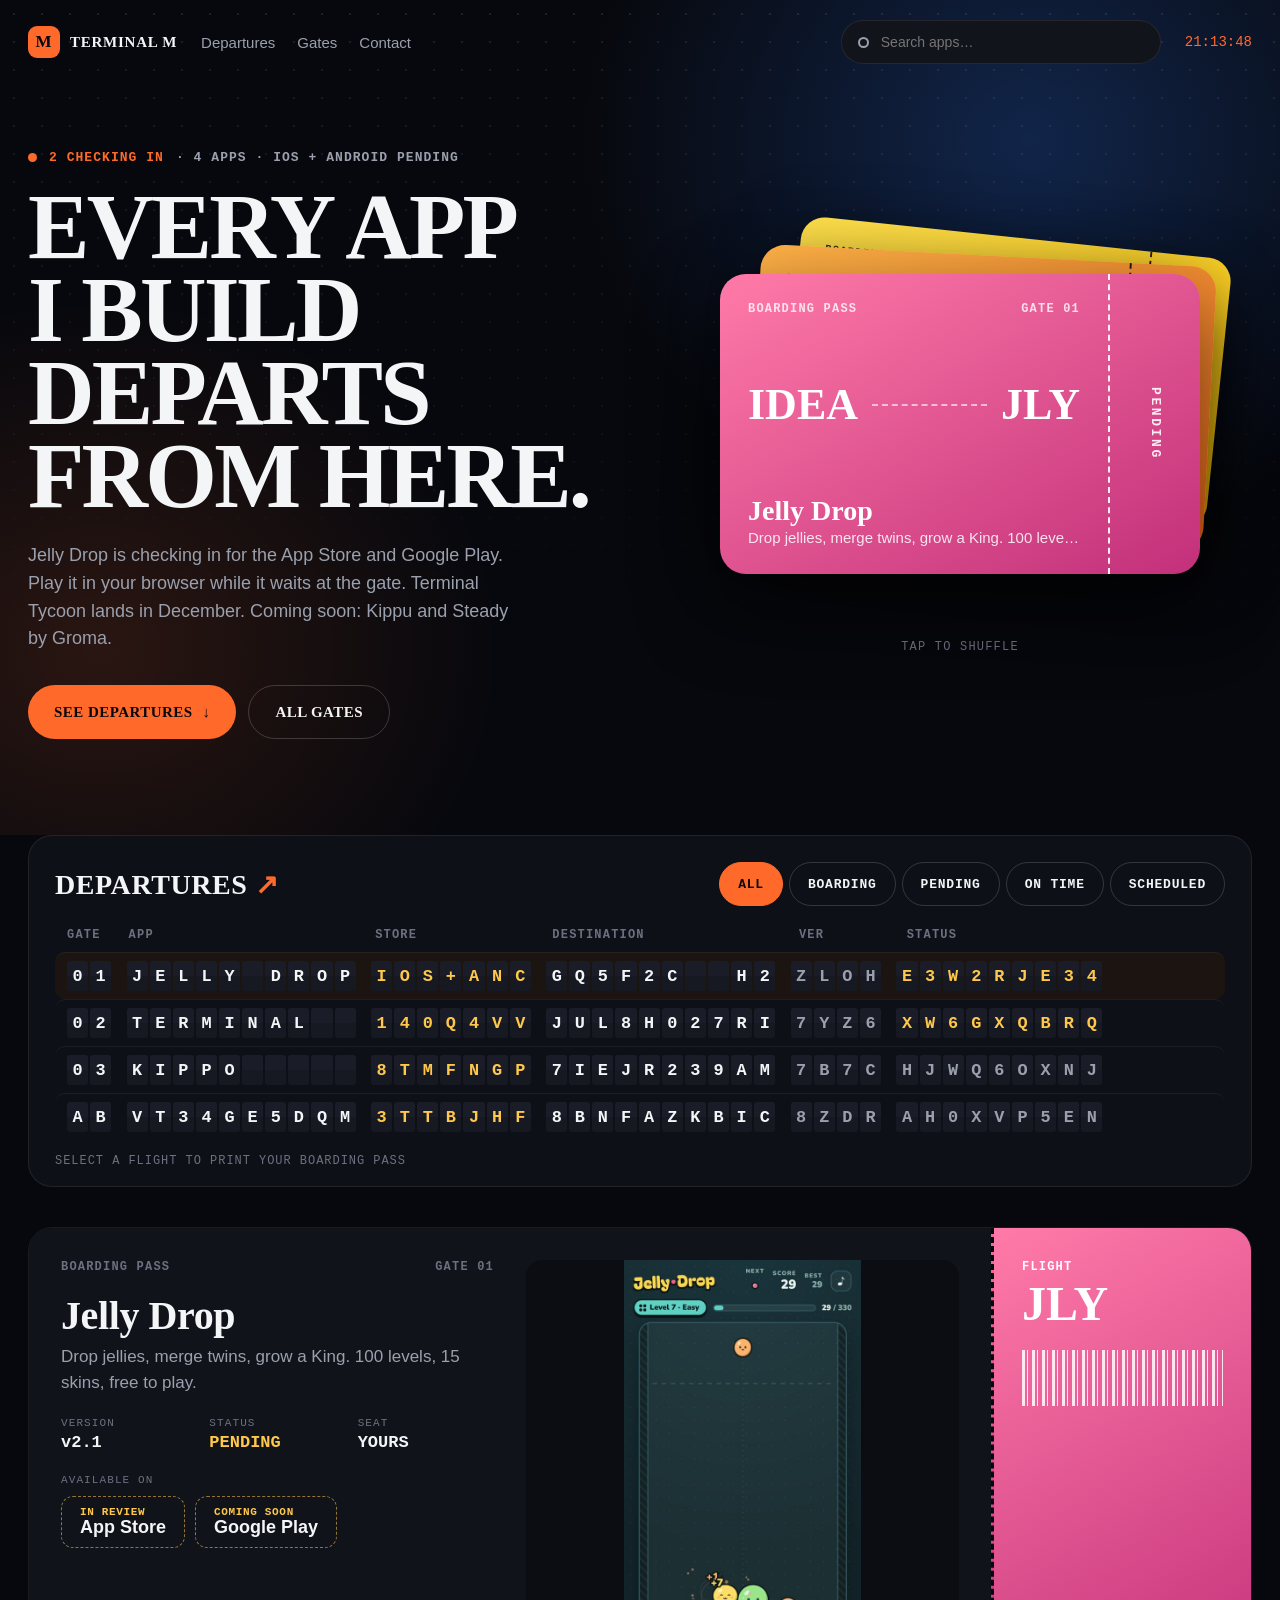
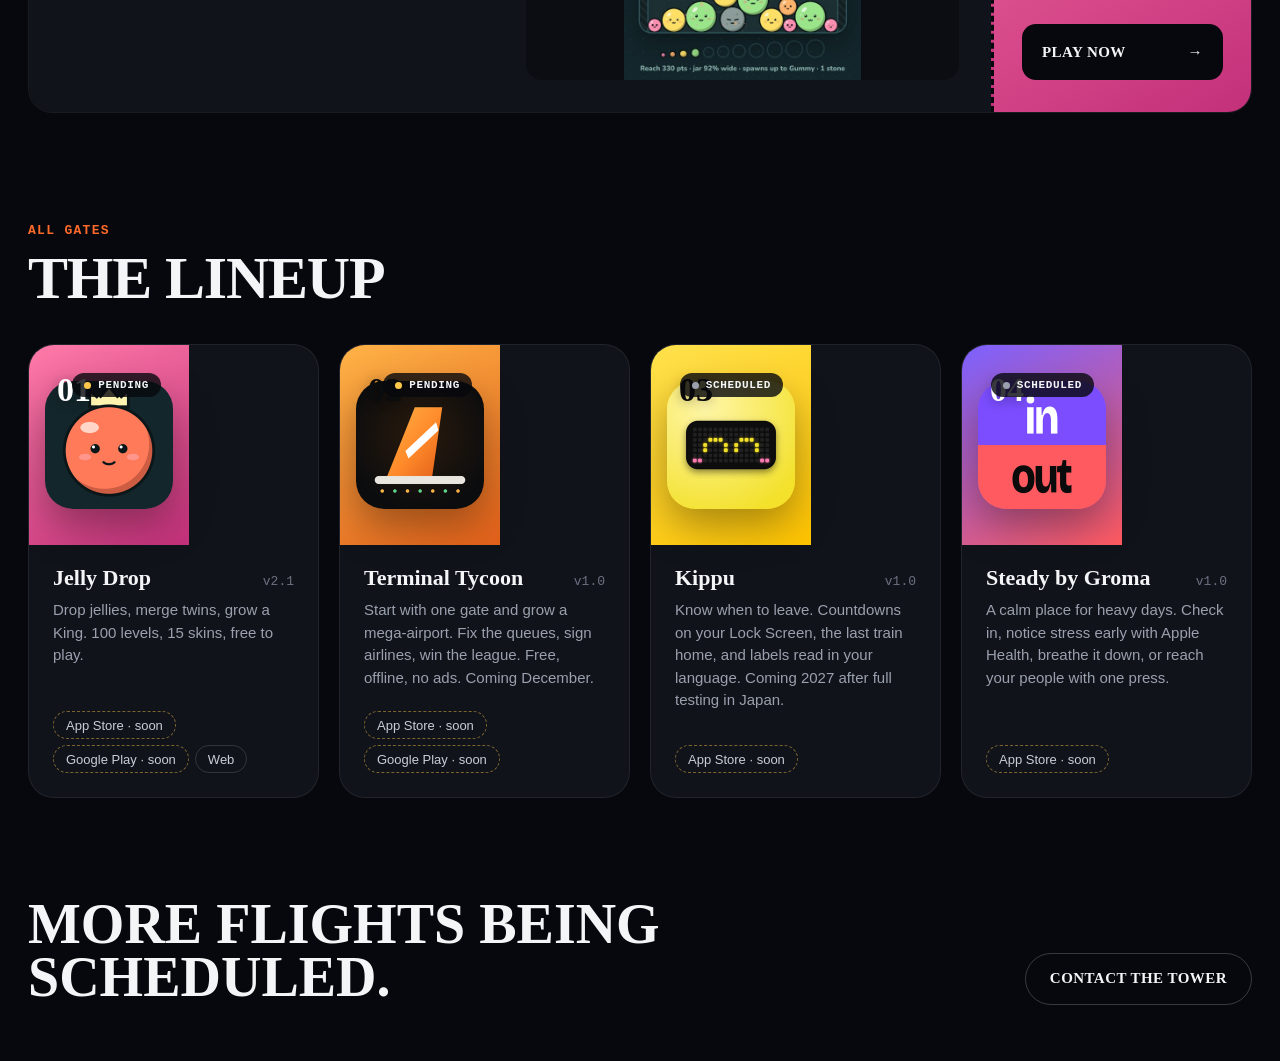
<file: index.html>
<!DOCTYPE html>
<html lang="en">
<head>
<meta charset="utf-8">
<meta name="viewport" content="width=device-width, initial-scale=1">
<meta http-equiv="Content-Security-Policy" content="default-src 'none'; script-src 'self'; style-src 'self' https://fonts.googleapis.com; font-src https://fonts.gstatic.com; img-src 'self' data:; media-src 'self'; base-uri 'none'; object-src 'none'; form-action 'none'">
<meta name="referrer" content="strict-origin-when-cross-origin">
<meta name="color-scheme" content="dark">
<meta name="theme-color" content="#07080d">
<title>Terminal M</title>
<meta name="description" content="Every app I build departs from here. Jelly Drop is checking in for the App Store and Google Play.">
<link rel="icon" href="img/favicon.svg" type="image/svg+xml">
<link rel="preconnect" href="https://fonts.googleapis.com">
<link rel="preconnect" href="https://fonts.gstatic.com" crossorigin>
<link href="https://fonts.googleapis.com/css2?family=Archivo:wdth,wght@62..125,400..900&family=DM+Sans:wght@400;500;700&family=JetBrains+Mono:wght@500;700&display=swap" rel="stylesheet">
<link rel="stylesheet" href="styles.css">
<script src="apps.js" defer></script>
<script src="main.js" defer></script>
</head>
<body>
<div class="hero-wrap">
  <div class="glow glow-blue"></div>
  <div class="glow glow-orange"></div>
  <div class="dots"></div>

  <nav class="nav">
    <a href="#" class="logo"><span class="logo-mark">M</span>TERMINAL M</a>
    <div class="nav-links">
      <a href="#board">Departures</a>
      <a href="#gates">Gates</a>
      <a href="#contact" data-contact>Contact</a>
    </div>
    <label class="search">
      <span class="search-icon" aria-hidden="true"></span>
      <input id="search" type="search" placeholder="Search apps…" aria-label="Search apps" autocomplete="off">
    </label>
    <div class="clock" id="clock" aria-hidden="true">--:--:--</div>
  </nav>

  <header class="hero">
    <div>
      <div class="eyebrow">
        <span class="pulse"></span>
        <span class="accent" id="eyebrow-lead"></span><span class="muted" id="eyebrow-rest"></span>
      </div>
      <h1>Every app I build departs from here.</h1>
      <p class="lede" id="lede"></p>
      <div class="hero-ctas">
        <a href="#board" class="btn btn-primary">SEE DEPARTURES <span>↓</span></a>
        <a href="#gates" class="btn btn-outline">ALL GATES</a>
      </div>
    </div>
    <div class="stack" id="stack" role="button" tabindex="0" aria-label="Shuffle boarding passes">
      <div class="stack-hint">TAP TO SHUFFLE</div>
    </div>
  </header>
</div>

<section id="board" class="wrap">
  <div class="board">
    <div class="board-head">
      <h2 class="board-title">DEPARTURES <span class="accent">↗</span></h2>
      <div class="filters" id="filters"></div>
    </div>
    <div class="board-scroll">
      <div class="board-grid" id="board-grid">
        <div class="board-labels">
          <span class="w2">GATE</span><span class="w10">APP</span><span class="w7">STORE</span><span class="w10">DESTINATION</span><span class="w4">VER</span><span>STATUS</span>
        </div>
        <div id="rows"></div>
      </div>
    </div>
    <div class="board-empty" id="board-empty" hidden>NO DEPARTURES MATCH</div>
    <div class="board-foot">SELECT A FLIGHT TO PRINT YOUR BOARDING PASS</div>
  </div>
</section>

<section id="pass" class="wrap pass-section">
  <div class="pass">
    <div class="pass-main">
      <div class="pass-info">
        <div class="pass-top"><span>BOARDING PASS</span><span id="pass-gate"></span></div>
        <div>
          <div class="pass-name" id="pass-name"></div>
          <div class="pass-tagline" id="pass-tagline"></div>
        </div>
        <div class="pass-stats">
          <div><div class="stat-label">VERSION</div><div class="stat-value" id="pass-version"></div></div>
          <div><div class="stat-label">STATUS</div><div class="stat-value" id="pass-status"></div></div>
          <div><div class="stat-label">SEAT</div><div class="stat-value">YOURS</div></div>
        </div>
        <div>
          <div class="stat-label">AVAILABLE ON</div>
          <div class="stores" id="pass-stores"></div>
        </div>
      </div>
      <div class="pass-shot" id="pass-shot"></div>
    </div>
    <div class="pass-stub" id="pass-stub">
      <div>
        <div class="stub-label">FLIGHT</div>
        <div class="stub-code" id="pass-code"></div>
        <div class="barcode"></div>
      </div>
      <a class="stub-cta" id="pass-cta" href="#"><span id="pass-cta-label"></span><span>→</span></a>
    </div>
  </div>
</section>

<section id="gates" class="wrap gates">
  <div class="eyebrow-label">ALL GATES</div>
  <h2 class="gates-title">The lineup</h2>
  <div class="cards" id="cards"></div>
</section>

<footer id="contact" class="wrap footer">
  <div class="footer-title">More flights being scheduled.</div>
  <a class="btn btn-outline" id="contact-link" data-contact href="#">CONTACT THE TOWER</a>
</footer>
</body>
</html>
</file>
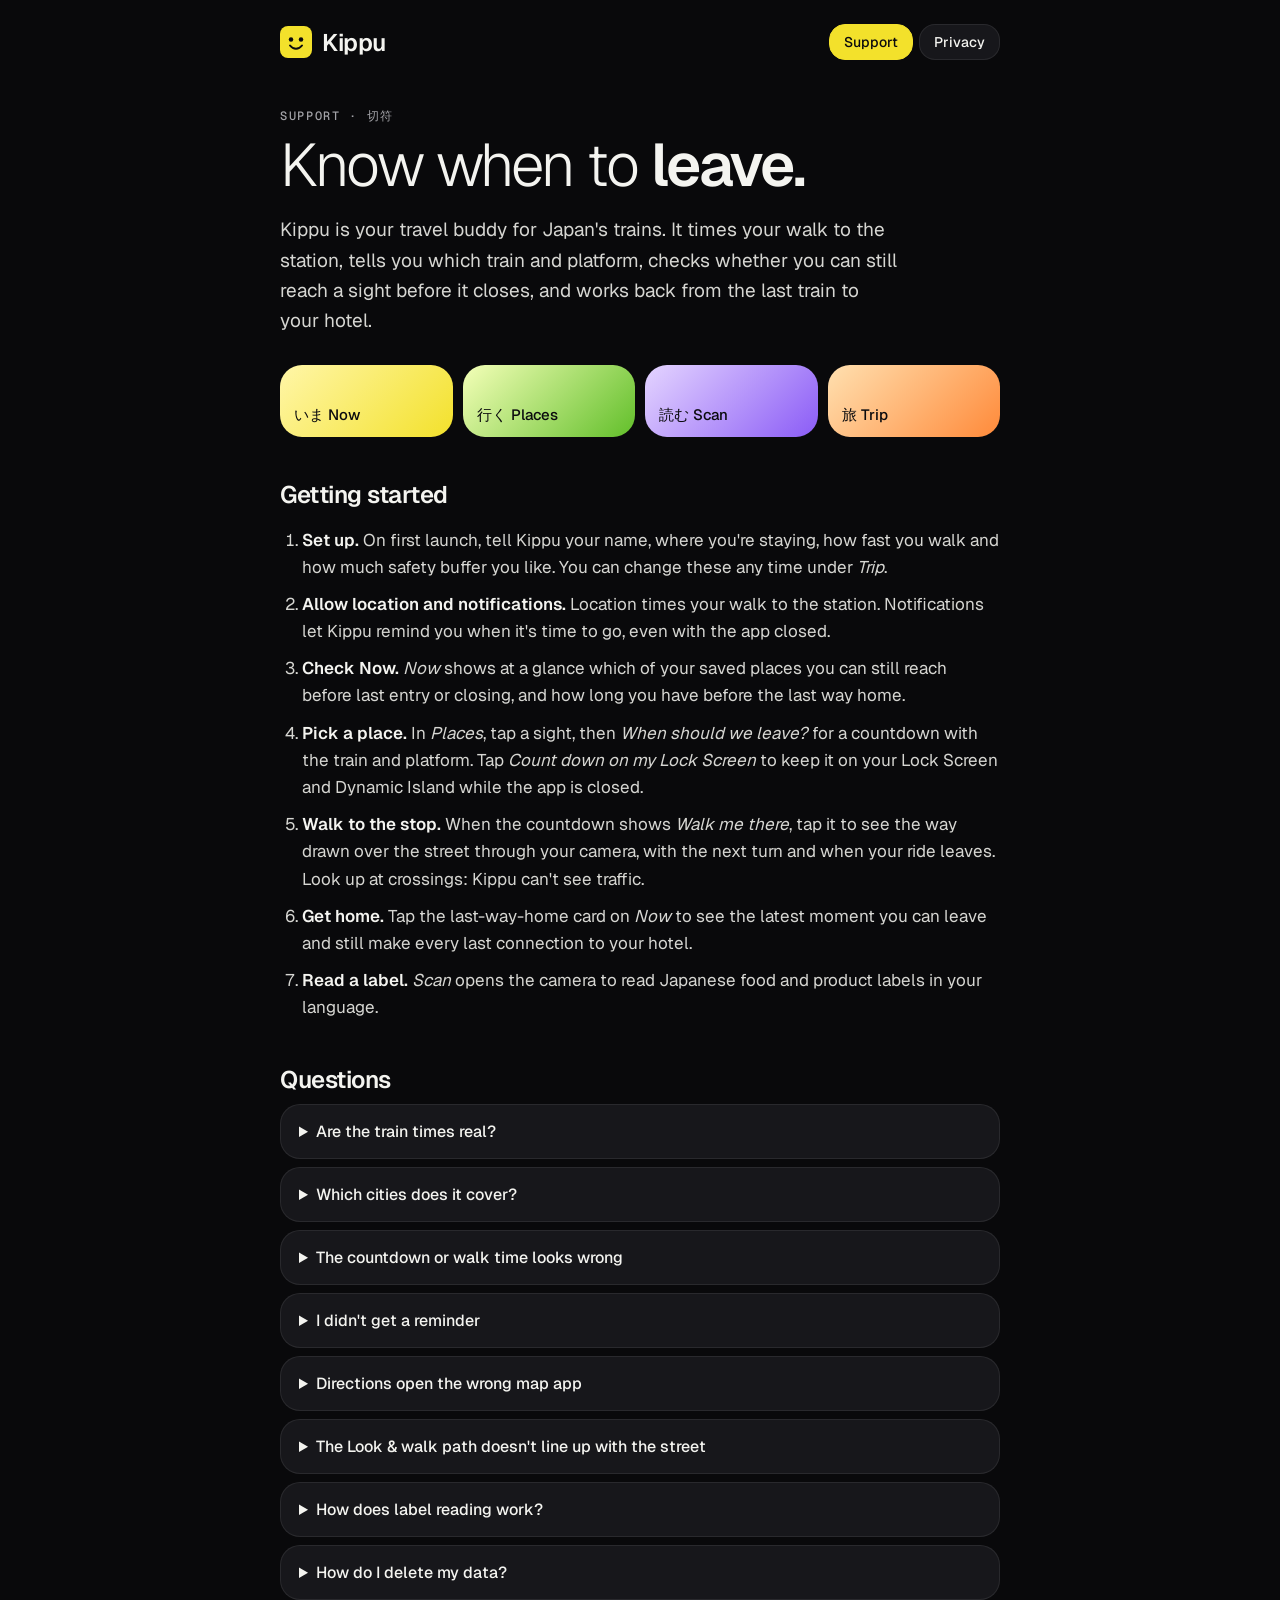
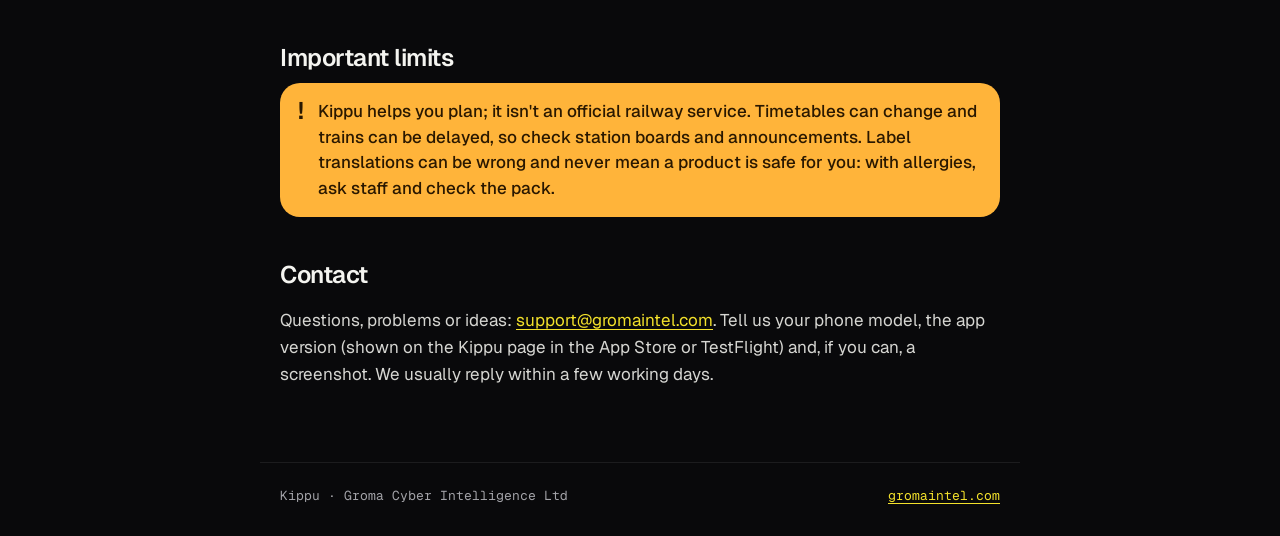
<file: kippu/index.html>
<!doctype html>
<html lang="en-GB">
<head>
<meta charset="utf-8">
<meta name="viewport" content="width=device-width, initial-scale=1">
<title>Kippu · Support</title>
<meta name="description" content="Kippu is your travel buddy for Japan's trains: when to leave, which platform, and the last train home. Help, questions and contact.">
<meta name="theme-color" content="#09090B">
<link rel="icon" href="mark.svg" type="image/svg+xml">
<link rel="stylesheet" href="site.css">
</head>
<body>
<header class="top"><a class="brand" href="./"><img src="mark.svg" alt="">Kippu</a><nav><a href="./" aria-current="page">Support</a><a href="privacy/">Privacy</a></nav></header>
<main>
  <p class="kicker">Support · 切符</p>
  <h1>Know when to <b>leave.</b></h1>
  <p class="lead">Kippu is your travel buddy for Japan's trains. It times your walk to the station, tells you which train and platform, checks whether you can still reach a sight before it closes, and works back from the last train to your hotel.</p>

  <div class="tiles" aria-hidden="true"><span class="t-now">いま Now</span><span class="t-visit">行く Places</span><span class="t-leave">読む Scan</span><span class="t-home">旅 Trip</span></div>

  <h2>Getting started</h2>
  <ol>
    <li><b>Set up.</b> On first launch, tell Kippu your name, where you're staying, how fast you walk and how much safety buffer you like. You can change these any time under <em>Trip</em>.</li>
    <li><b>Allow location and notifications.</b> Location times your walk to the station. Notifications let Kippu remind you when it's time to go, even with the app closed.</li>
    <li><b>Check Now.</b> <em>Now</em> shows at a glance which of your saved places you can still reach before last entry or closing, and how long you have before the last way home.</li>
    <li><b>Pick a place.</b> In <em>Places</em>, tap a sight, then <em>When should we leave?</em> for a countdown with the train and platform. Tap <em>Count down on my Lock Screen</em> to keep it on your Lock Screen and Dynamic Island while the app is closed.</li>
    <li><b>Walk to the stop.</b> When the countdown shows <em>Walk me there</em>, tap it to see the way drawn over the street through your camera, with the next turn and when your ride leaves. Look up at crossings: Kippu can't see traffic.</li>
    <li><b>Get home.</b> Tap the last-way-home card on <em>Now</em> to see the latest moment you can leave and still make every last connection to your hotel.</li>
    <li><b>Read a label.</b> <em>Scan</em> opens the camera to read Japanese food and product labels in your language.</li>
  </ol>

  <h2>Questions</h2>
  <details><summary>Are the train times real?</summary><p>Kyoto City Subway and Kyoto City Bus 205 use the official published timetables, with platforms and bus bays. Toei Subway in Tokyo uses its open timetable data. Other rides use typical journey times, marked as sample in the app, with links to each railway's official pages. Times are scheduled: delays aren't shown, so allow a buffer and check station boards.</p></details>
  <details><summary>Which cities does it cover?</summary><p>Kyoto, Osaka and Tokyo, plus popular day trips. Real timetables cover Kyoto and Toei Subway today; more cities will follow.</p></details>
  <details><summary>The countdown or walk time looks wrong</summary><p>Check your walking pace and safety buffer under <em>Trip</em>, and that location access is allowed (iPhone: Settings → Kippu → Location → While Using the App). Indoors or underground, GPS can be inaccurate.</p></details>
  <details><summary>I didn't get a reminder</summary><p>Allow notifications for Kippu (iPhone: Settings → Kippu → Notifications) and check Focus or Do Not Disturb isn't silencing them. Reminders are scheduled on your phone, so they work offline.</p></details>
  <details><summary>Directions open the wrong map app</summary><p>Kippu opens Google Maps if it's installed, Naver Map in South Korea, and Apple Maps otherwise.</p></details>
  <details><summary>The Look &amp; walk path doesn't line up with the street</summary><p>Hold your phone upright, facing the way you're walking. The path follows your compass, which metal, cars and buildings can throw off: step into the open or move the phone in a figure of eight to reset it. If Kippu shows a demo street instead of your camera, allow the camera (iPhone: Settings → Kippu → Camera). Nothing from the camera is recorded or sent.</p></details>
  <details><summary>How does label reading work?</summary><p>Tap <em>Scan</em>, point the camera at a Japanese food or product label and Kippu reads and translates it on your phone. It highlights allergens you've told it about. The first scan downloads a language pack (about 30 MB), then it works offline.</p></details>
  <details><summary>How do I delete my data?</summary><p>Everything Kippu stores is on your phone, so deleting the app removes it completely. See the <a href="privacy/">privacy policy</a>.</p></details>

  <h2 id="limits">Important limits</h2>
  <div class="warn"><span>!</span><p>Kippu helps you plan; it isn't an official railway service. Timetables can change and trains can be delayed, so check station boards and announcements. Label translations can be wrong and never mean a product is safe for you: with allergies, ask staff and check the pack.</p></div>

  <h2>Contact</h2>
  <p>Questions, problems or ideas: <a href="mailto:support@gromaintel.com">support@gromaintel.com</a>. Tell us your phone model, the app version (shown on the Kippu page in the App Store or TestFlight) and, if you can, a screenshot. We usually reply within a few working days.</p>
</main>
<footer class="foot"><span>Kippu · Groma Cyber Intelligence Ltd</span><a href="https://gromaintel.com">gromaintel.com</a></footer>
</body>
</html>
</file>
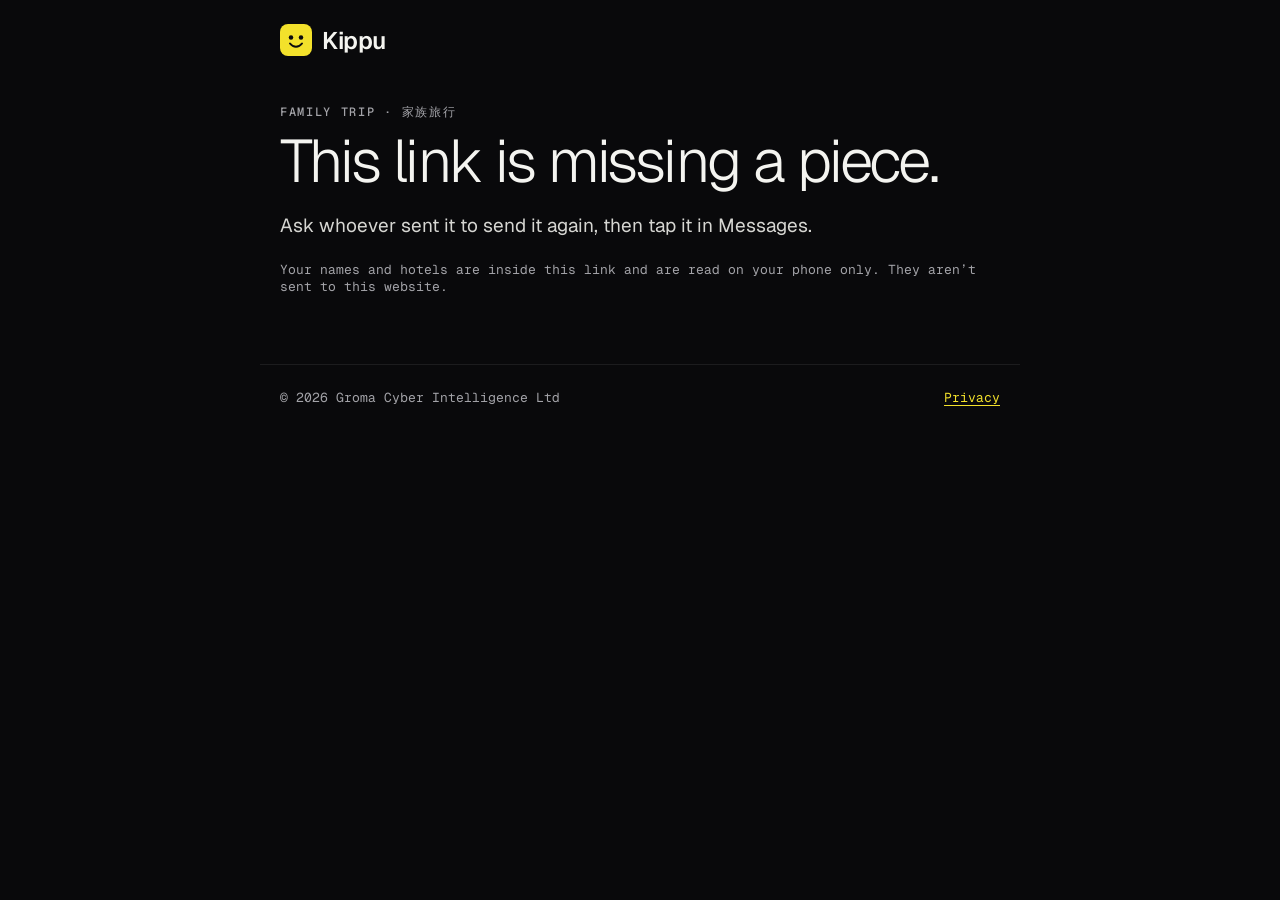
<file: kippu/join/index.html>
<!doctype html>
<html lang="en-GB">
<head>
<meta charset="utf-8">
<meta name="viewport" content="width=device-width, initial-scale=1">
<title>Kippu · Join the family trip</title>
<meta name="description" content="Open your family trip invite in Kippu.">
<meta name="robots" content="noindex">
<meta name="theme-color" content="#09090B">
<link rel="icon" href="../mark.svg" type="image/svg+xml">
<link rel="stylesheet" href="../site.css">
<style>
  .open{display:flex;align-items:center;justify-content:center;min-height:64px;margin:22px 0 10px;border-radius:32px;background:var(--yellow);color:var(--ink);font:600 20px var(--ui);text-decoration:none}
  .card{padding:18px 20px;border-radius:22px;background:var(--raised);border:1px solid var(--stroke);margin:14px 0}
  .card b{display:block;font:600 19px var(--ui);color:var(--text)}
  .card span{color:var(--muted);font-size:15px}
  .steps li{margin:10px 0}
  .ok{color:var(--lime)}
  [hidden]{display:none!important}
</style>
</head>
<body>
<header class="top"><a class="brand" href="../"><img src="../mark.svg" alt="">Kippu</a></header>
<main>
  <p class="kicker">Family trip · 家族旅行</p>
  <h1 id="title">Join the family <b>trip.</b></h1>
  <p class="lead" id="lead">Opening your invite…</p>

  <div id="who" class="card" hidden></div>
  <div id="hotels" hidden></div>

  <a id="open" class="open" href="kippu://" hidden>Open in Kippu</a>

  <ol class="steps" id="steps" hidden>
    <li><b>Haven’t got Kippu yet?</b> Open the email from Apple called “TestFlight”, install TestFlight, then install Kippu from it.</li>
    <li><b>Then come back here</b> and tap <em>Open in Kippu</em>. That’s it.</li>
  </ol>
  <p class="meta">Your names and hotels are inside this link and are read on your phone only. They aren’t sent to this website.</p>
</main>
<footer class="foot"><span>© 2026 Groma Cyber Intelligence Ltd</span><a href="../privacy/">Privacy</a></footer>
<script>
(function () {
  var B64 = 'ABCDEFGHIJKLMNOPQRSTUVWXYZabcdefghijklmnopqrstuvwxyz0123456789-_';
  function decode(code) {
    var bits = 0, value = 0, bytes = '';
    for (var i = 0; i < code.length; i++) {
      var n = B64.indexOf(code.charAt(i));
      if (n < 0) return null;
      value = ((value << 6) | n) & 0xffff; bits += 6;
      if (bits >= 8) { bits -= 8; bytes += String.fromCharCode((value >> bits) & 255); }
    }
    try { return decodeURIComponent(bytes.replace(/[\s\S]/g, function (c) { return '%' + ('0' + c.charCodeAt(0).toString(16)).slice(-2); })); } catch (e) { return null; }
  }
  function el(id) { return document.getElementById(id); }
  function text(tag, value, cls) { var e = document.createElement(tag); e.textContent = value; if (cls) e.className = cls; return e; }
  var ROLE = { wife: 'Wife', husband: 'Husband', son: 'Son', daughter: 'Daughter' };
  var LEAD = { dad: 'Dad', mum: 'Mum' };
  var MON = ['Jan', 'Feb', 'Mar', 'Apr', 'May', 'Jun', 'Jul', 'Aug', 'Sep', 'Oct', 'Nov', 'Dec'];
  function day(d) { return d ? (+d.slice(6, 8)) + ' ' + MON[+d.slice(4, 6) - 1] : ''; }

  var code = location.hash.slice(1);
  var link = null;
  try { link = JSON.parse(decode(code) || 'null'); } catch (e) { link = null; }
  if (!link || link.v !== 1) {
    el('title').textContent = 'This link is missing a piece.';
    el('lead').textContent = 'Ask whoever sent it to send it again, then tap it in Messages.';
    return;
  }
  var open = el('open');
  open.href = 'kippu://join?d=' + code;
  open.hidden = false;
  var lead = link.l ? (link.l.n || LEAD[link.l.r] || 'Dad') : '';
  var leadWord = link.l ? (LEAD[link.l.r] || 'Dad') : 'Dad';

  if (link.t === 'i') {
    el('title').textContent = 'Hi ' + link.m.n + '!';
    el('lead').textContent = lead + (lead !== leadWord ? ' (' + leadWord + ')' : '') + ' added you to the family trip on Kippu.';
    var who = el('who');
    who.appendChild(text('b', 'You’re joining as ' + (ROLE[link.m.r] || 'family')));
    who.appendChild(text('span', 'Kippu gets the hotels where you’re staying, and you can add your own tickets.'));
    who.hidden = false;
    el('steps').hidden = false;
  } else if (link.t === 'j') {
    el('title').innerHTML = '';
    el('title').appendChild(text('span', '✓ ' + link.n + ' has joined', 'ok'));
    el('lead').textContent = 'Tap Open in Kippu to tick ' + link.n + ' off on your family list.';
  } else if (link.t === 's') {
    el('title').textContent = 'Where we’re staying';
    el('lead').textContent = 'Hotels from ' + lead + ' for the family trip. Tap Open in Kippu to update yours.';
    el('steps').hidden = false;
  }
  var rows = Array.isArray(link.s) ? link.s : [];
  if (rows.length && link.t !== 'j') {
    var box = el('hotels');
    rows.forEach(function (r) {
      var c = document.createElement('div');
      c.className = 'card';
      c.appendChild(text('b', r[0]));
      c.appendChild(text('span', r[3] ? day(r[3]) + (r[4] ? ' → ' + day(r[4]) : '') : 'No dates yet'));
      box.appendChild(c);
    });
    box.hidden = false;
  }
})();
</script>
</body>
</html>
</file>
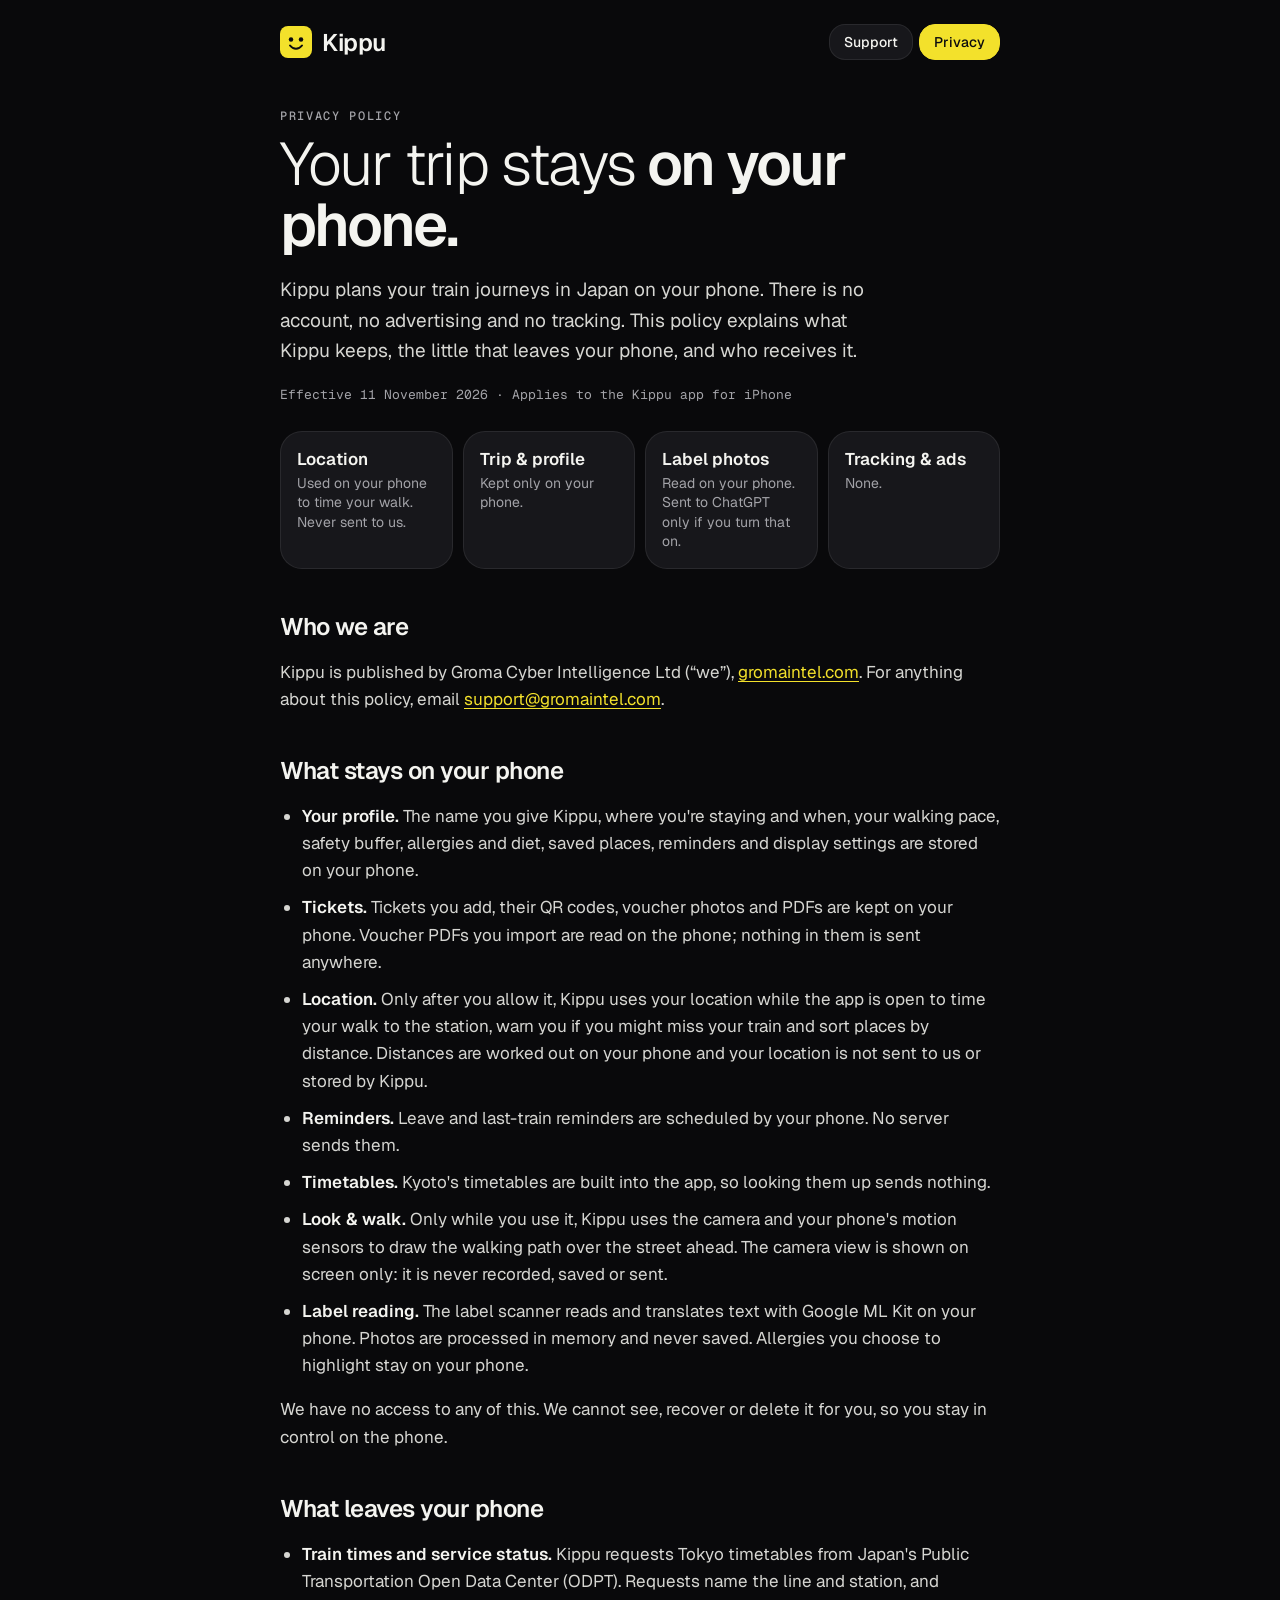
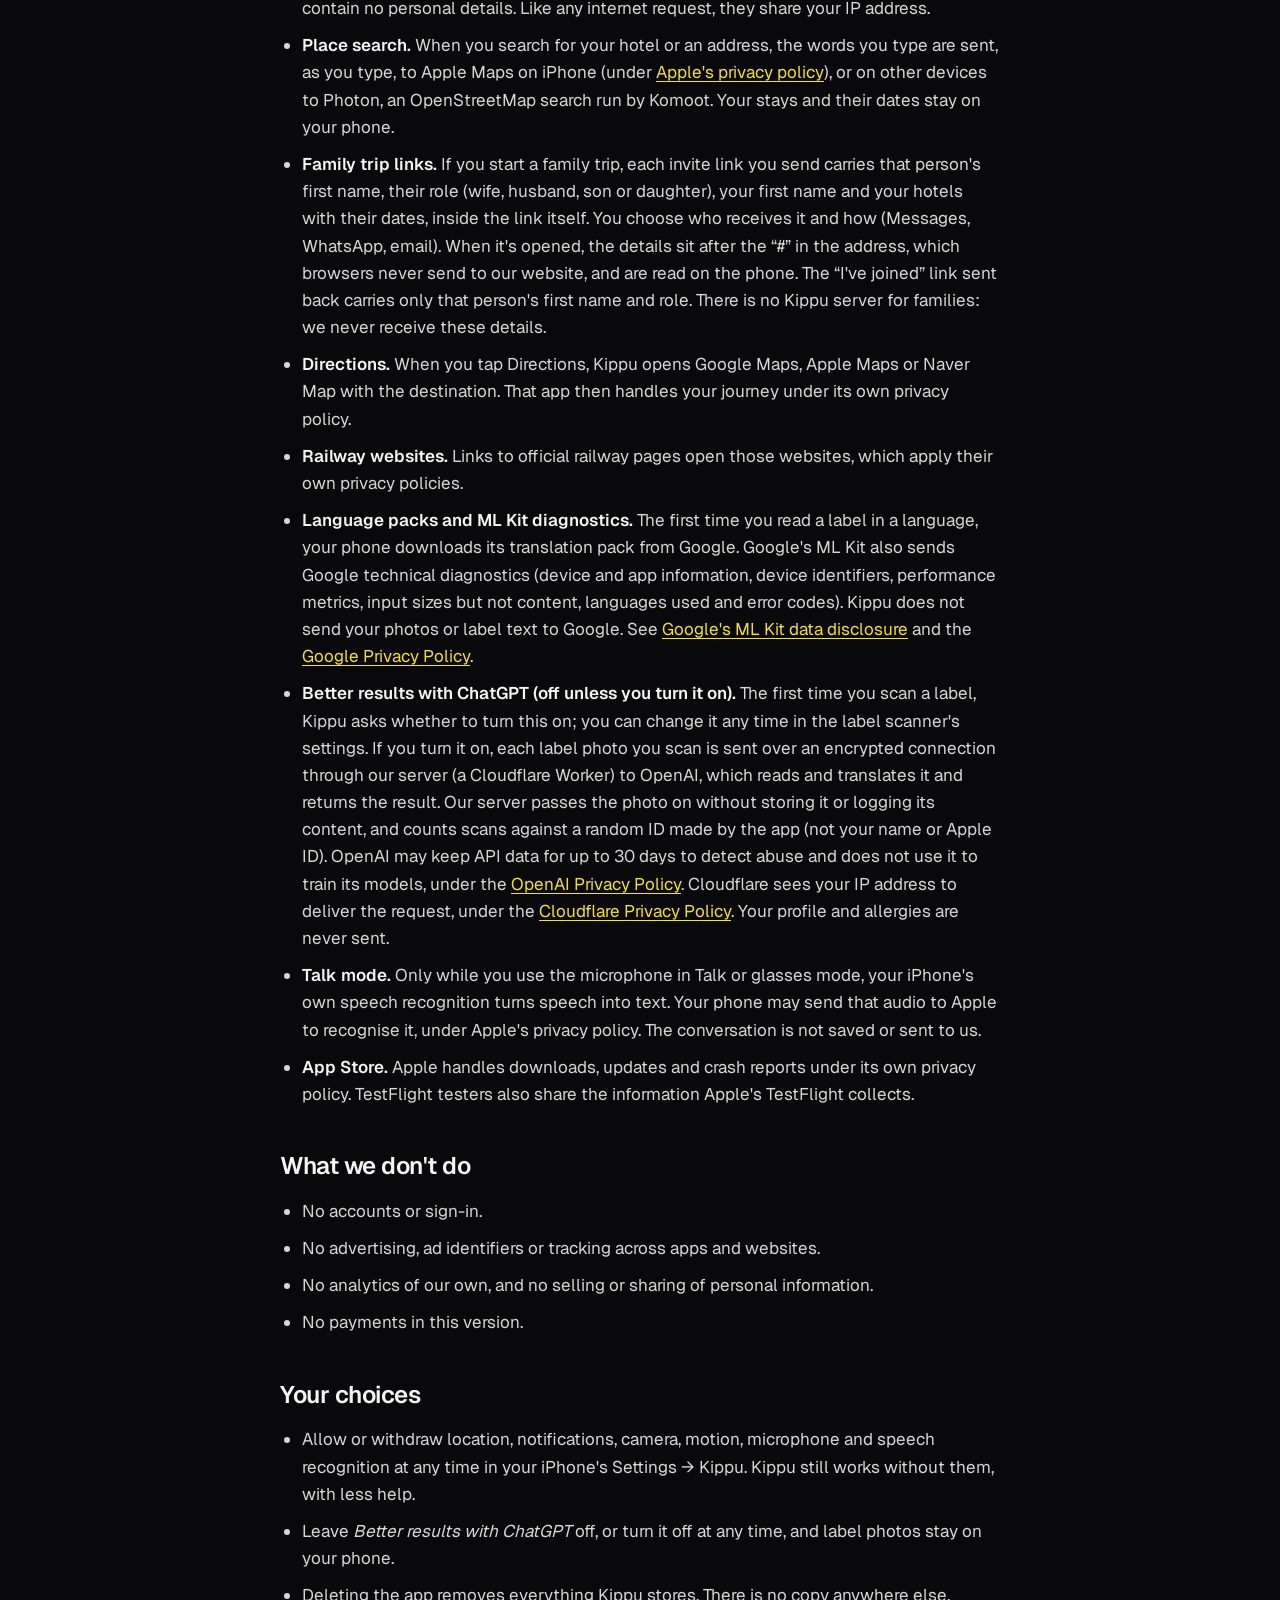
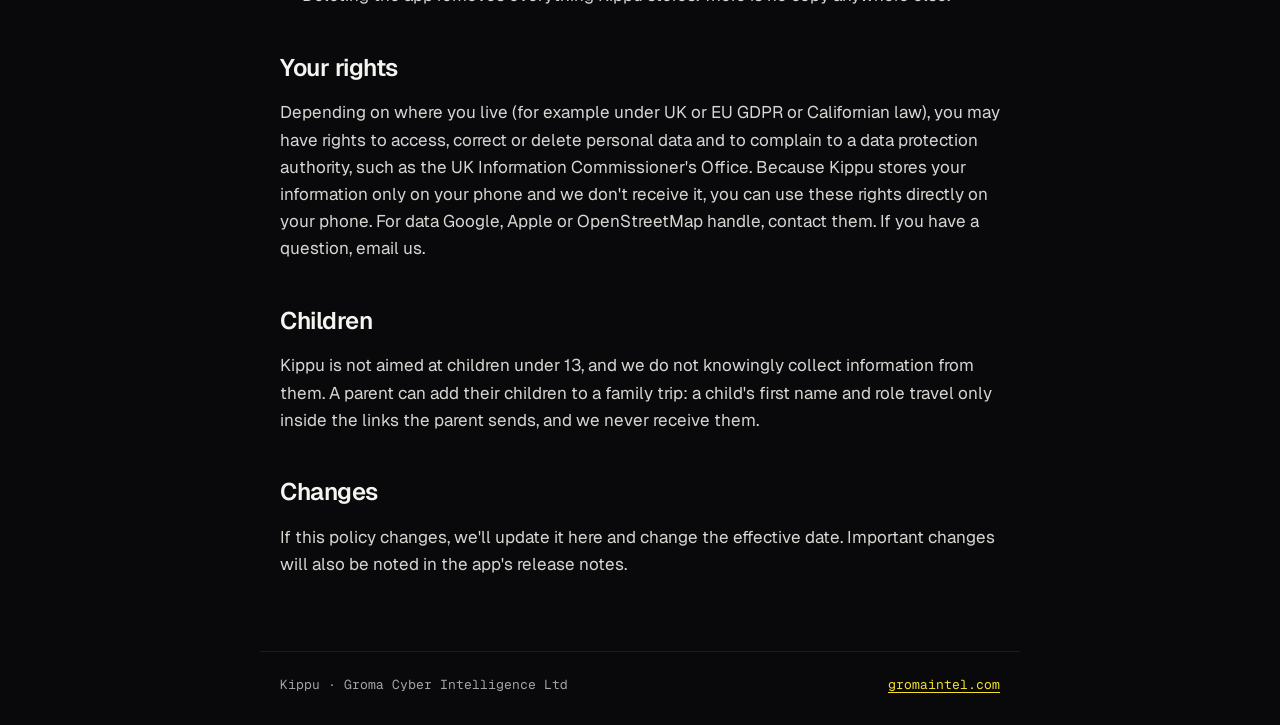
<file: kippu/privacy/index.html>
<!doctype html>
<html lang="en-GB">
<head>
<meta charset="utf-8">
<meta name="viewport" content="width=device-width, initial-scale=1">
<title>Kippu · Privacy policy</title>
<meta name="description" content="How Kippu handles your location, trip details and label photos: kept on your phone, no account, no tracking.">
<meta name="theme-color" content="#09090B">
<link rel="icon" href="../mark.svg" type="image/svg+xml">
<link rel="stylesheet" href="../site.css">
</head>
<body>
<header class="top"><a class="brand" href="../"><img src="../mark.svg" alt="">Kippu</a><nav><a href="../">Support</a><a href="./" aria-current="page">Privacy</a></nav></header>
<main>
  <p class="kicker">Privacy policy</p>
  <h1>Your trip stays <b>on your phone.</b></h1>
  <p class="lead">Kippu plans your train journeys in Japan on your phone. There is no account, no advertising and no tracking. This policy explains what Kippu keeps, the little that leaves your phone, and who receives it.</p>
  <p class="meta">Effective 11 November 2026 · Applies to the Kippu app for iPhone</p>

  <section class="summary">
    <div><b>Location</b><span>Used on your phone to time your walk. Never sent to us.</span></div>
    <div><b>Trip &amp; profile</b><span>Kept only on your phone.</span></div>
    <div><b>Label photos</b><span>Read on your phone. Sent to ChatGPT only if you turn that on.</span></div>
    <div><b>Tracking &amp; ads</b><span>None.</span></div>
  </section>

  <h2>Who we are</h2>
  <p>Kippu is published by Groma Cyber Intelligence Ltd (“we”), <a href="https://gromaintel.com">gromaintel.com</a>. For anything about this policy, email <a href="mailto:support@gromaintel.com">support@gromaintel.com</a>.</p>

  <h2>What stays on your phone</h2>
  <ul>
    <li><b>Your profile.</b> The name you give Kippu, where you're staying and when, your walking pace, safety buffer, allergies and diet, saved places, reminders and display settings are stored on your phone.</li>
    <li><b>Tickets.</b> Tickets you add, their QR codes, voucher photos and PDFs are kept on your phone. Voucher PDFs you import are read on the phone; nothing in them is sent anywhere.</li>
    <li><b>Location.</b> Only after you allow it, Kippu uses your location while the app is open to time your walk to the station, warn you if you might miss your train and sort places by distance. Distances are worked out on your phone and your location is not sent to us or stored by Kippu.</li>
    <li><b>Reminders.</b> Leave and last-train reminders are scheduled by your phone. No server sends them.</li>
    <li><b>Timetables.</b> Kyoto's timetables are built into the app, so looking them up sends nothing.</li>
    <li><b>Look &amp; walk.</b> Only while you use it, Kippu uses the camera and your phone's motion sensors to draw the walking path over the street ahead. The camera view is shown on screen only: it is never recorded, saved or sent.</li>
    <li><b>Label reading.</b> The label scanner reads and translates text with Google ML Kit on your phone. Photos are processed in memory and never saved. Allergies you choose to highlight stay on your phone.</li>
  </ul>
  <p>We have no access to any of this. We cannot see, recover or delete it for you, so you stay in control on the phone.</p>

  <h2>What leaves your phone</h2>
  <ul>
    <li><b>Train times and service status.</b> Kippu requests Tokyo timetables from Japan's Public Transportation Open Data Center (ODPT). Requests name the line and station, and contain no personal details. Like any internet request, they share your IP address.</li>
    <li><b>Place search.</b> When you search for your hotel or an address, the words you type are sent, as you type, to Apple Maps on iPhone (under <a href="https://www.apple.com/legal/privacy/">Apple's privacy policy</a>), or on other devices to Photon, an OpenStreetMap search run by Komoot. Your stays and their dates stay on your phone.</li>
    <li><b>Family trip links.</b> If you start a family trip, each invite link you send carries that person's first name, their role (wife, husband, son or daughter), your first name and your hotels with their dates, inside the link itself. You choose who receives it and how (Messages, WhatsApp, email). When it's opened, the details sit after the “#” in the address, which browsers never send to our website, and are read on the phone. The “I've joined” link sent back carries only that person's first name and role. There is no Kippu server for families: we never receive these details.</li>
    <li><b>Directions.</b> When you tap Directions, Kippu opens Google Maps, Apple Maps or Naver Map with the destination. That app then handles your journey under its own privacy policy.</li>
    <li><b>Railway websites.</b> Links to official railway pages open those websites, which apply their own privacy policies.</li>
    <li><b>Language packs and ML Kit diagnostics.</b> The first time you read a label in a language, your phone downloads its translation pack from Google. Google's ML Kit also sends Google technical diagnostics (device and app information, device identifiers, performance metrics, input sizes but not content, languages used and error codes). Kippu does not send your photos or label text to Google. See <a href="https://developers.google.com/ml-kit/android-data-disclosure">Google's ML Kit data disclosure</a> and the <a href="https://policies.google.com/privacy">Google Privacy Policy</a>.</li>
    <li><b>Better results with ChatGPT (off unless you turn it on).</b> The first time you scan a label, Kippu asks whether to turn this on; you can change it any time in the label scanner's settings. If you turn it on, each label photo you scan is sent over an encrypted connection through our server (a Cloudflare Worker) to OpenAI, which reads and translates it and returns the result. Our server passes the photo on without storing it or logging its content, and counts scans against a random ID made by the app (not your name or Apple ID). OpenAI may keep API data for up to 30 days to detect abuse and does not use it to train its models, under the <a href="https://openai.com/policies/privacy-policy">OpenAI Privacy Policy</a>. Cloudflare sees your IP address to deliver the request, under the <a href="https://www.cloudflare.com/privacypolicy/">Cloudflare Privacy Policy</a>. Your profile and allergies are never sent.</li>
    <li><b>Talk mode.</b> Only while you use the microphone in Talk or glasses mode, your iPhone's own speech recognition turns speech into text. Your phone may send that audio to Apple to recognise it, under Apple's privacy policy. The conversation is not saved or sent to us.</li>
    <li><b>App Store.</b> Apple handles downloads, updates and crash reports under its own privacy policy. TestFlight testers also share the information Apple's TestFlight collects.</li>
  </ul>

  <h2>What we don't do</h2>
  <ul>
    <li>No accounts or sign-in.</li>
    <li>No advertising, ad identifiers or tracking across apps and websites.</li>
    <li>No analytics of our own, and no selling or sharing of personal information.</li>
    <li>No payments in this version.</li>
  </ul>

  <h2>Your choices</h2>
  <ul>
    <li>Allow or withdraw location, notifications, camera, motion, microphone and speech recognition at any time in your iPhone's Settings → Kippu. Kippu still works without them, with less help.</li>
    <li>Leave <em>Better results with ChatGPT</em> off, or turn it off at any time, and label photos stay on your phone.</li>
    <li>Deleting the app removes everything Kippu stores. There is no copy anywhere else.</li>
  </ul>

  <h2>Your rights</h2>
  <p>Depending on where you live (for example under UK or EU GDPR or Californian law), you may have rights to access, correct or delete personal data and to complain to a data protection authority, such as the UK Information Commissioner's Office. Because Kippu stores your information only on your phone and we don't receive it, you can use these rights directly on your phone. For data Google, Apple or OpenStreetMap handle, contact them. If you have a question, email us.</p>

  <h2>Children</h2>
  <p>Kippu is not aimed at children under 13, and we do not knowingly collect information from them. A parent can add their children to a family trip: a child's first name and role travel only inside the links the parent sends, and we never receive them.</p>

  <h2>Changes</h2>
  <p>If this policy changes, we'll update it here and change the effective date. Important changes will also be noted in the app's release notes.</p>
</main>
<footer class="foot"><span>Kippu · Groma Cyber Intelligence Ltd</span><a href="https://gromaintel.com">gromaintel.com</a></footer>
</body>
</html>
</file>
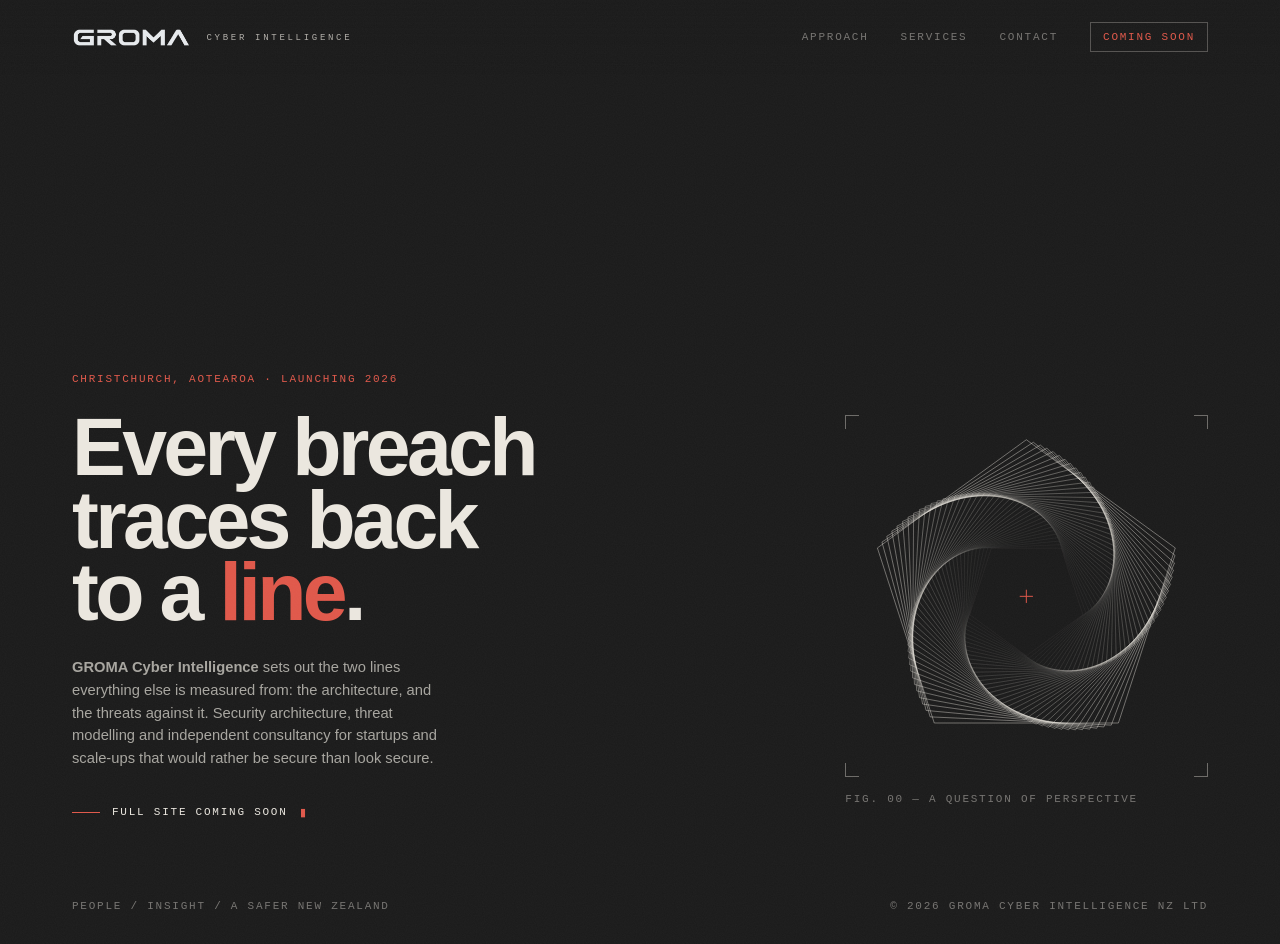
<file: index(2).html>
<!DOCTYPE html>
<!-- GROMA-STATIC-BUILD: 2026-09-10T10:06+12:00 | NO-JAVASCRIPT -->
<html lang="en-NZ">
<head>
  <meta charset="utf-8">
  <meta name="groma-build" content="GROMA-STATIC-20260910-1006">
  <meta name="viewport" content="width=device-width, initial-scale=1">
  <meta http-equiv="Content-Security-Policy" content="default-src 'self'; script-src 'none'; style-src 'self' 'unsafe-inline' https://fonts.googleapis.com; font-src https://fonts.gstatic.com; img-src 'self' data:; connect-src 'none'; base-uri 'self'; form-action 'self'; frame-ancestors 'none'">
  <meta name="referrer" content="no-referrer">
  <title>GROMA Cyber Intelligence</title>
  <meta name="description" content="Security architecture, threat modelling and independent security consultancy. Christchurch, Aotearoa. Launching 2026.">
  <meta property="og:type" content="website">
  <meta property="og:site_name" content="GROMA Cyber Intelligence">
  <meta property="og:title" content="Every breach traces back to a line.">
  <meta property="og:description" content="Security architecture, threat modelling and independent security consultancy. Christchurch, Aotearoa.">
  <meta property="og:url" content="https://www.gromaintel.com/">
  <link rel="preconnect" href="https://fonts.googleapis.com">
  <link rel="preconnect" href="https://fonts.gstatic.com" crossorigin>
  <link href="https://fonts.googleapis.com/css2?family=Archivo:wght@300;400;600;700&family=IBM+Plex+Mono:wght@400;500&display=swap" rel="stylesheet">
  <link rel="icon" href="data:image/svg+xml,<svg xmlns='http://www.w3.org/2000/svg' viewBox='0 0 100 100'><rect width='100' height='100' fill='%231b1b1b'/><text x='50' y='67' text-anchor='middle' font-family='Arial,sans-serif' font-weight='700' font-size='46' fill='%23e0584a'>G</text></svg>">
  <style>
    :root {
      --bg:#1b1b1b;
      --ink:#ebe7df;
      --muted:rgba(235,231,223,.68);
      --quiet:rgba(235,231,223,.44);
      --accent:#e0584a;
    }
    * { box-sizing:border-box; }
    html { background:var(--bg); }
    body {
      margin:0;
      min-height:100vh;
      background:var(--bg);
      color:var(--ink);
      font-family:"Archivo", Arial, Helvetica, sans-serif;
      text-wrap:pretty;
      overflow-x:hidden;
    }
    a { color:inherit; }
    .mono {
      font-family:"IBM Plex Mono", "SFMono-Regular", Consolas, "Liberation Mono", monospace;
      letter-spacing:.16em;
      text-transform:uppercase;
      font-size:11px;
      font-weight:400;
    }
    .grain {
      position:fixed; inset:-50%; width:200%; height:200%; pointer-events:none; z-index:40; opacity:.05;
      background-image:url("data:image/svg+xml,%3Csvg xmlns='http://www.w3.org/2000/svg' width='160' height='160'%3E%3Cfilter id='n'%3E%3CfeTurbulence type='fractalNoise' baseFrequency='.9' numOctaves='2' stitchTiles='stitch'/%3E%3CfeColorMatrix values='0 0 0 0 1 0 0 0 0 1 0 0 0 0 1 0 0 0 .6 0'/%3E%3C/filter%3E%3Crect width='100%25' height='100%25' filter='url(%23n)'/%3E%3C/svg%3E");
      animation:grain 1.2s steps(6) infinite;
    }
    @keyframes grain {
      0%{transform:translate(0,0)} 20%{transform:translate(-3%,2%)} 40%{transform:translate(2%,-4%)}
      60%{transform:translate(-4%,-1%)} 80%{transform:translate(3%,3%)} 100%{transform:translate(0,0)}
    }
    @keyframes up { from{opacity:0;transform:translateY(34px)} to{opacity:1;transform:translateY(0)} }
    @keyframes blink { 0%,49%{opacity:1} 50%,100%{opacity:0} }
    @keyframes turn { to{transform:rotate(14deg)} }

    header {
      position:fixed; top:0; left:0; right:0; z-index:30;
      display:flex; align-items:center; justify-content:space-between; gap:40px;
      padding:22px 72px;
      background:linear-gradient(to bottom, rgba(27,27,27,.96), rgba(27,27,27,.72), transparent);
    }
    .brand { display:inline-flex; align-items:center; gap:14px; text-decoration:none; min-width:0; }
    .brand img { height:20px; width:auto; display:block; }
    .brand-sub {
      font-family:"IBM Plex Mono", "SFMono-Regular", Consolas, monospace;
      font-size:9px;
      line-height:1;
      font-weight:400;
      letter-spacing:.30em;
      text-transform:uppercase;
      white-space:nowrap;
      opacity:.72;
      transform:translateY(1px);
    }
    nav { display:flex; gap:32px; align-items:center; color:var(--quiet); }
    .coming { border:1px solid rgba(235,231,223,.28); padding:8px 12px; color:var(--accent); }

    main {
      min-height:100vh;
      display:grid;
      grid-template-columns:minmax(0,8fr) minmax(0,4fr);
      gap:48px;
      padding:min(140px,13vh) 72px min(96px,9vh);
      align-content:end;
      position:relative;
    }
    .intro { position:relative; z-index:1; }
    .eyebrow { margin:0; color:var(--accent); animation:up .9s .2s both; }
    h1 {
      margin:26px 0 0;
      font-weight:700;
      font-size:clamp(48px,min(6.3vw,12vh),150px);
      line-height:.90;
      letter-spacing:-.045em;
      animation:up 1.1s .35s both;
    }
    h1 span.line { display:block; white-space:nowrap; }
    .accent { color:var(--accent); }
    .intro-copy {
      margin:min(34px,3vh) 0 0;
      max-width:46ch;
      font-size:clamp(14px,min(1.15vw,2.4vh),18px);
      line-height:1.55;
      color:var(--muted);
      animation:up 1s .6s both;
      font-weight:400;
    }
    .status { display:flex; gap:28px; flex-wrap:wrap; align-items:center; margin-top:min(40px,4vh); animation:up 1s .8s both; }
    .status-line { display:inline-flex; align-items:center; gap:12px; color:var(--ink); }
    .status-line::before { content:""; width:28px; height:1px; background:var(--accent); }
    .cursor { color:var(--accent); animation:blink 1.2s steps(1) infinite; }

    .wire {
      position:relative; justify-self:end; align-self:center;
      width:min(100%,58vh); aspect-ratio:1;
      animation:up 1.4s .5s both;
    }
    .corner { position:absolute; width:14px; height:14px; opacity:.9; }
    .tl {left:0;top:0;border-left:1px solid var(--quiet);border-top:1px solid var(--quiet)}
    .tr {right:0;top:0;border-right:1px solid var(--quiet);border-top:1px solid var(--quiet)}
    .bl {left:0;bottom:0;border-left:1px solid var(--quiet);border-bottom:1px solid var(--quiet)}
    .br {right:0;bottom:0;border-right:1px solid var(--quiet);border-bottom:1px solid var(--quiet)}
    .wire svg { width:100%; height:100%; display:block; overflow:visible; }
    .wire polygon {
      transform-box:fill-box;
      transform-origin:center;
      animation:turn 18s cubic-bezier(.45,0,.55,1) infinite alternate;
    }
    .figure-label { position:absolute; left:0; bottom:-28px; color:var(--quiet); }

    footer {
      display:flex; justify-content:space-between; gap:24px; flex-wrap:wrap;
      padding:0 72px 32px; color:var(--quiet);
    }

    @media (max-width:900px) {
      header { padding:20px 28px; }
      nav span:not(.coming) { display:none; }
      main { grid-template-columns:1fr; gap:36px; padding:128px 28px 72px; align-content:center; }
      h1 { font-size:clamp(48px,13vw,92px); }
      .wire { width:min(80vw,420px); justify-self:center; order:-1; margin-top:28px; }
      footer { padding:0 28px 28px; }
    }
    @media (max-width:560px) {
      .brand { gap:10px; }
      .brand img { height:17px; }
      .brand-sub { font-size:7px; letter-spacing:.22em; }
      .coming { padding:7px 9px; font-size:9px; }
      h1 { font-size:clamp(44px,14.5vw,70px); line-height:.92; }
      main { padding-top:116px; }
      .wire { opacity:.82; }
      footer { font-size:9px; }
    }
    @media (prefers-reduced-motion:reduce) {
      *,*::before,*::after { animation-duration:.001ms !important; animation-iteration-count:1 !important; }
    }
  </style>
</head>
<body>
  <div class="grain" aria-hidden="true"></div>

  <header aria-label="GROMA Cyber Intelligence">
    <a class="brand" href="/" aria-label="GROMA Cyber Intelligence home">
      <img src="[data-uri]" alt="GROMA">
      <span class="brand-sub">Cyber Intelligence</span>
    </a>
    <nav class="mono" aria-label="Primary navigation">
      <span>Approach</span><span>Services</span><span>Contact</span><span class="coming">Coming soon</span>
    </nav>
  </header>

  <main>
    <section class="intro">
      <p class="mono eyebrow">Christchurch, Aotearoa · Launching 2026</p>
      <h1><span class="line">Every breach</span><span class="line">traces back</span><span class="line">to a <span class="accent">line</span>.</span></h1>
      <p class="intro-copy"><strong>GROMA Cyber Intelligence</strong> sets out the two lines everything else is measured from: the architecture, and the threats against it. Security architecture, threat modelling and independent consultancy for startups and scale-ups that would rather be secure than look secure.</p>
      <div class="status"><span class="mono status-line">Full site coming soon <span class="cursor">▮</span></span></div>
    </section>

    <aside class="wire" aria-label="A stack of rotating pentagons converging on a fixed point">
      <span class="corner tl"></span><span class="corner tr"></span><span class="corner bl"></span><span class="corner br"></span>
      <svg viewBox="-220 -220 440 440" fill="none" stroke="#ebe7df" stroke-width=".7" aria-hidden="true">
        <g transform="rotate(0.0) scale(1.000)"><polygon points="0.0,-190.0 180.7,-58.7 111.7,153.7 -111.7,153.7 -180.7,-58.7" stroke-opacity="0.73" style="animation-delay:-0.00s"/></g>
<g transform="rotate(2.6) scale(0.985)"><polygon points="0.0,-190.0 180.7,-58.7 111.7,153.7 -111.7,153.7 -180.7,-58.7" stroke-opacity="0.72" style="animation-delay:-0.22s"/></g>
<g transform="rotate(5.3) scale(0.970)"><polygon points="0.0,-190.0 180.7,-58.7 111.7,153.7 -111.7,153.7 -180.7,-58.7" stroke-opacity="0.70" style="animation-delay:-0.44s"/></g>
<g transform="rotate(7.9) scale(0.955)"><polygon points="0.0,-190.0 180.7,-58.7 111.7,153.7 -111.7,153.7 -180.7,-58.7" stroke-opacity="0.69" style="animation-delay:-0.66s"/></g>
<g transform="rotate(10.5) scale(0.940)"><polygon points="0.0,-190.0 180.7,-58.7 111.7,153.7 -111.7,153.7 -180.7,-58.7" stroke-opacity="0.68" style="animation-delay:-0.88s"/></g>
<g transform="rotate(13.2) scale(0.924)"><polygon points="0.0,-190.0 180.7,-58.7 111.7,153.7 -111.7,153.7 -180.7,-58.7" stroke-opacity="0.66" style="animation-delay:-1.10s"/></g>
<g transform="rotate(15.8) scale(0.909)"><polygon points="0.0,-190.0 180.7,-58.7 111.7,153.7 -111.7,153.7 -180.7,-58.7" stroke-opacity="0.65" style="animation-delay:-1.32s"/></g>
<g transform="rotate(18.4) scale(0.894)"><polygon points="0.0,-190.0 180.7,-58.7 111.7,153.7 -111.7,153.7 -180.7,-58.7" stroke-opacity="0.64" style="animation-delay:-1.54s"/></g>
<g transform="rotate(21.1) scale(0.879)"><polygon points="0.0,-190.0 180.7,-58.7 111.7,153.7 -111.7,153.7 -180.7,-58.7" stroke-opacity="0.62" style="animation-delay:-1.76s"/></g>
<g transform="rotate(23.7) scale(0.864)"><polygon points="0.0,-190.0 180.7,-58.7 111.7,153.7 -111.7,153.7 -180.7,-58.7" stroke-opacity="0.61" style="animation-delay:-1.98s"/></g>
<g transform="rotate(26.3) scale(0.849)"><polygon points="0.0,-190.0 180.7,-58.7 111.7,153.7 -111.7,153.7 -180.7,-58.7" stroke-opacity="0.60" style="animation-delay:-2.20s"/></g>
<g transform="rotate(29.0) scale(0.834)"><polygon points="0.0,-190.0 180.7,-58.7 111.7,153.7 -111.7,153.7 -180.7,-58.7" stroke-opacity="0.58" style="animation-delay:-2.41s"/></g>
<g transform="rotate(31.6) scale(0.819)"><polygon points="0.0,-190.0 180.7,-58.7 111.7,153.7 -111.7,153.7 -180.7,-58.7" stroke-opacity="0.57" style="animation-delay:-2.63s"/></g>
<g transform="rotate(34.2) scale(0.803)"><polygon points="0.0,-190.0 180.7,-58.7 111.7,153.7 -111.7,153.7 -180.7,-58.7" stroke-opacity="0.56" style="animation-delay:-2.85s"/></g>
<g transform="rotate(36.9) scale(0.788)"><polygon points="0.0,-190.0 180.7,-58.7 111.7,153.7 -111.7,153.7 -180.7,-58.7" stroke-opacity="0.54" style="animation-delay:-3.07s"/></g>
<g transform="rotate(39.5) scale(0.773)"><polygon points="0.0,-190.0 180.7,-58.7 111.7,153.7 -111.7,153.7 -180.7,-58.7" stroke-opacity="0.53" style="animation-delay:-3.29s"/></g>
<g transform="rotate(42.1) scale(0.758)"><polygon points="0.0,-190.0 180.7,-58.7 111.7,153.7 -111.7,153.7 -180.7,-58.7" stroke-opacity="0.52" style="animation-delay:-3.51s"/></g>
<g transform="rotate(44.8) scale(0.743)"><polygon points="0.0,-190.0 180.7,-58.7 111.7,153.7 -111.7,153.7 -180.7,-58.7" stroke-opacity="0.50" style="animation-delay:-3.73s"/></g>
<g transform="rotate(47.4) scale(0.728)"><polygon points="0.0,-190.0 180.7,-58.7 111.7,153.7 -111.7,153.7 -180.7,-58.7" stroke-opacity="0.49" style="animation-delay:-3.95s"/></g>
<g transform="rotate(50.0) scale(0.713)"><polygon points="0.0,-190.0 180.7,-58.7 111.7,153.7 -111.7,153.7 -180.7,-58.7" stroke-opacity="0.48" style="animation-delay:-4.17s"/></g>
<g transform="rotate(52.7) scale(0.698)"><polygon points="0.0,-190.0 180.7,-58.7 111.7,153.7 -111.7,153.7 -180.7,-58.7" stroke-opacity="0.46" style="animation-delay:-4.39s"/></g>
<g transform="rotate(55.3) scale(0.682)"><polygon points="0.0,-190.0 180.7,-58.7 111.7,153.7 -111.7,153.7 -180.7,-58.7" stroke-opacity="0.45" style="animation-delay:-4.61s"/></g>
<g transform="rotate(58.0) scale(0.667)"><polygon points="0.0,-190.0 180.7,-58.7 111.7,153.7 -111.7,153.7 -180.7,-58.7" stroke-opacity="0.43" style="animation-delay:-4.83s"/></g>
<g transform="rotate(60.6) scale(0.652)"><polygon points="0.0,-190.0 180.7,-58.7 111.7,153.7 -111.7,153.7 -180.7,-58.7" stroke-opacity="0.42" style="animation-delay:-5.05s"/></g>
<g transform="rotate(63.2) scale(0.637)"><polygon points="0.0,-190.0 180.7,-58.7 111.7,153.7 -111.7,153.7 -180.7,-58.7" stroke-opacity="0.41" style="animation-delay:-5.27s"/></g>
<g transform="rotate(65.9) scale(0.622)"><polygon points="0.0,-190.0 180.7,-58.7 111.7,153.7 -111.7,153.7 -180.7,-58.7" stroke-opacity="0.39" style="animation-delay:-5.49s"/></g>
<g transform="rotate(68.5) scale(0.607)"><polygon points="0.0,-190.0 180.7,-58.7 111.7,153.7 -111.7,153.7 -180.7,-58.7" stroke-opacity="0.38" style="animation-delay:-5.71s"/></g>
<g transform="rotate(71.1) scale(0.592)"><polygon points="0.0,-190.0 180.7,-58.7 111.7,153.7 -111.7,153.7 -180.7,-58.7" stroke-opacity="0.37" style="animation-delay:-5.93s"/></g>
<g transform="rotate(73.8) scale(0.577)"><polygon points="0.0,-190.0 180.7,-58.7 111.7,153.7 -111.7,153.7 -180.7,-58.7" stroke-opacity="0.35" style="animation-delay:-6.15s"/></g>
<g transform="rotate(76.4) scale(0.561)"><polygon points="0.0,-190.0 180.7,-58.7 111.7,153.7 -111.7,153.7 -180.7,-58.7" stroke-opacity="0.34" style="animation-delay:-6.37s"/></g>
<g transform="rotate(79.0) scale(0.546)"><polygon points="0.0,-190.0 180.7,-58.7 111.7,153.7 -111.7,153.7 -180.7,-58.7" stroke-opacity="0.33" style="animation-delay:-6.59s"/></g>
<g transform="rotate(81.7) scale(0.531)"><polygon points="0.0,-190.0 180.7,-58.7 111.7,153.7 -111.7,153.7 -180.7,-58.7" stroke-opacity="0.31" style="animation-delay:-6.80s"/></g>
<g transform="rotate(84.3) scale(0.516)"><polygon points="0.0,-190.0 180.7,-58.7 111.7,153.7 -111.7,153.7 -180.7,-58.7" stroke-opacity="0.30" style="animation-delay:-7.02s"/></g>
<g transform="rotate(86.9) scale(0.501)"><polygon points="0.0,-190.0 180.7,-58.7 111.7,153.7 -111.7,153.7 -180.7,-58.7" stroke-opacity="0.29" style="animation-delay:-7.24s"/></g>
<g transform="rotate(89.6) scale(0.486)"><polygon points="0.0,-190.0 180.7,-58.7 111.7,153.7 -111.7,153.7 -180.7,-58.7" stroke-opacity="0.27" style="animation-delay:-7.46s"/></g>
<g transform="rotate(92.2) scale(0.471)"><polygon points="0.0,-190.0 180.7,-58.7 111.7,153.7 -111.7,153.7 -180.7,-58.7" stroke-opacity="0.26" style="animation-delay:-7.68s"/></g>
<g transform="rotate(94.8) scale(0.456)"><polygon points="0.0,-190.0 180.7,-58.7 111.7,153.7 -111.7,153.7 -180.7,-58.7" stroke-opacity="0.25" style="animation-delay:-7.90s"/></g>
<g transform="rotate(97.5) scale(0.440)"><polygon points="0.0,-190.0 180.7,-58.7 111.7,153.7 -111.7,153.7 -180.7,-58.7" stroke-opacity="0.23" style="animation-delay:-8.12s"/></g>
<g transform="rotate(100.1) scale(0.425)"><polygon points="0.0,-190.0 180.7,-58.7 111.7,153.7 -111.7,153.7 -180.7,-58.7" stroke-opacity="0.22" style="animation-delay:-8.34s"/></g>
<g transform="rotate(102.7) scale(0.410)"><polygon points="0.0,-190.0 180.7,-58.7 111.7,153.7 -111.7,153.7 -180.7,-58.7" stroke-opacity="0.21" style="animation-delay:-8.56s"/></g>
<g transform="rotate(105.4) scale(0.395)"><polygon points="0.0,-190.0 180.7,-58.7 111.7,153.7 -111.7,153.7 -180.7,-58.7" stroke-opacity="0.19" style="animation-delay:-8.78s"/></g>
<g transform="rotate(108.0) scale(0.380)"><polygon points="0.0,-190.0 180.7,-58.7 111.7,153.7 -111.7,153.7 -180.7,-58.7" stroke-opacity="0.18" style="animation-delay:-9.00s"/></g>
        <path d="M-8 0H8M0 -8V8" stroke="#e0584a" stroke-width="1.2"></path>
      </svg>
      <span class="mono figure-label">Fig. 00 — A question of perspective</span>
    </aside>
  </main>

  <footer class="mono"><span>People / Insight / A Safer New Zealand</span><span>© 2026 GROMA Cyber Intelligence NZ Ltd</span></footer>
</body>
</html>
</file>
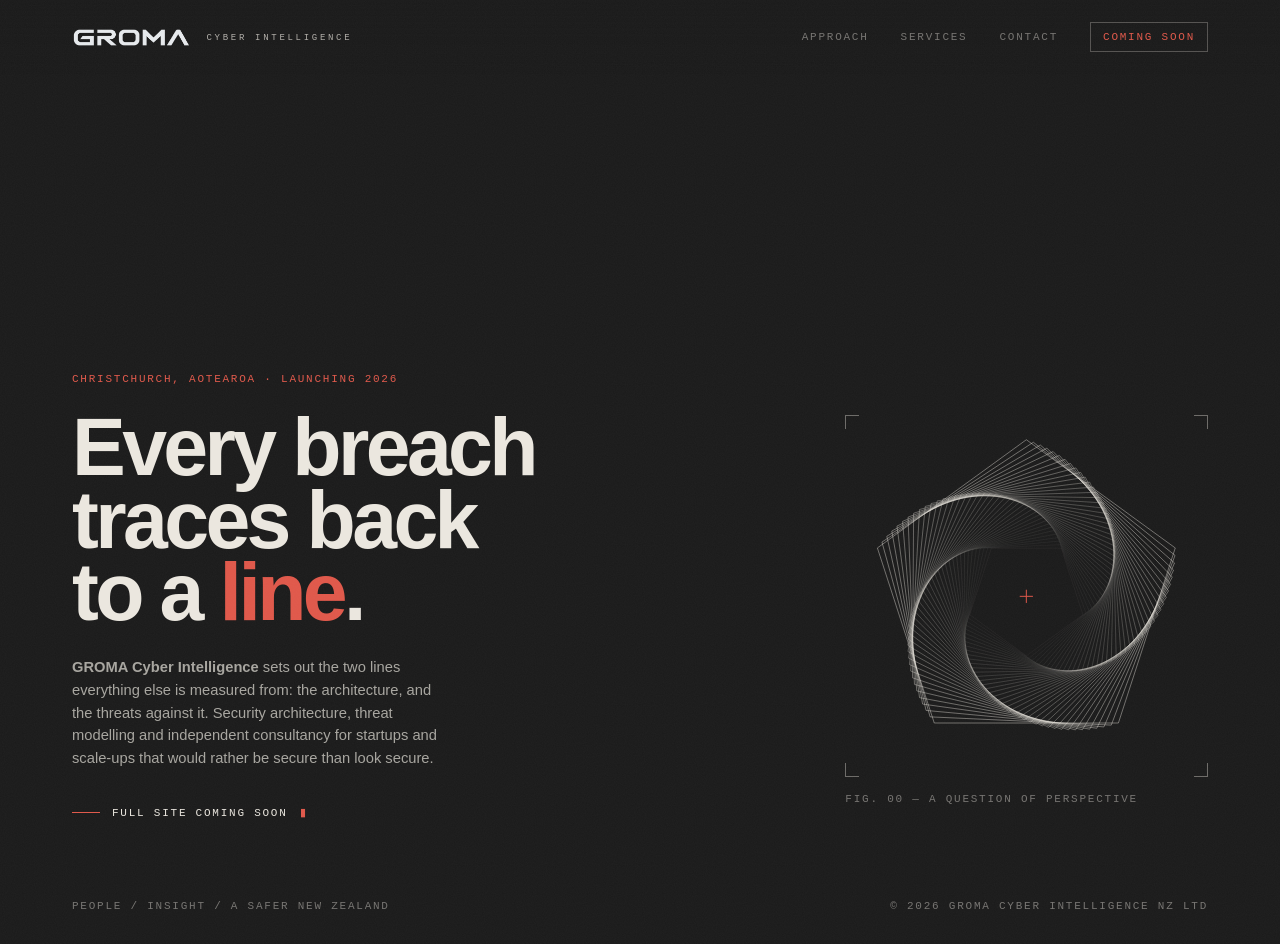
<file: index3.html>
<!DOCTYPE html>
<html lang="en-NZ">
<head>
  <meta charset="utf-8">
  <meta name="viewport" content="width=device-width, initial-scale=1">
  <meta http-equiv="Content-Security-Policy" content="default-src 'self'; script-src 'none'; style-src 'self' 'unsafe-inline' https://fonts.googleapis.com; font-src https://fonts.gstatic.com; img-src 'self' data:; connect-src 'none'; base-uri 'self'; form-action 'self'; frame-ancestors 'none'">
  <meta name="referrer" content="no-referrer">
  <title>GROMA Cyber Intelligence</title>
  <meta name="description" content="Security architecture, threat modelling and independent security consultancy. Christchurch, Aotearoa. Launching 2026.">
  <meta property="og:type" content="website">
  <meta property="og:site_name" content="GROMA Cyber Intelligence">
  <meta property="og:title" content="Every breach traces back to a line.">
  <meta property="og:description" content="Security architecture, threat modelling and independent security consultancy. Christchurch, Aotearoa.">
  <meta property="og:url" content="https://www.gromaintel.com/">
  <link rel="preconnect" href="https://fonts.googleapis.com">
  <link rel="preconnect" href="https://fonts.gstatic.com" crossorigin>
  <link href="https://fonts.googleapis.com/css2?family=Archivo:wght@300;400;600;700&family=IBM+Plex+Mono:wght@400;500&display=swap" rel="stylesheet">
  <link rel="icon" href="data:image/svg+xml,<svg xmlns='http://www.w3.org/2000/svg' viewBox='0 0 100 100'><rect width='100' height='100' fill='%231b1b1b'/><text x='50' y='67' text-anchor='middle' font-family='Arial,sans-serif' font-weight='700' font-size='46' fill='%23e0584a'>G</text></svg>">
  <style>
    :root {
      --bg:#1b1b1b;
      --ink:#ebe7df;
      --muted:rgba(235,231,223,.68);
      --quiet:rgba(235,231,223,.44);
      --accent:#e0584a;
    }
    * { box-sizing:border-box; }
    html { background:var(--bg); }
    body {
      margin:0;
      min-height:100vh;
      background:var(--bg);
      color:var(--ink);
      font-family:"Archivo", Arial, Helvetica, sans-serif;
      text-wrap:pretty;
      overflow-x:hidden;
    }
    a { color:inherit; }
    .mono {
      font-family:"IBM Plex Mono", "SFMono-Regular", Consolas, "Liberation Mono", monospace;
      letter-spacing:.16em;
      text-transform:uppercase;
      font-size:11px;
      font-weight:400;
    }
    .grain {
      position:fixed; inset:-50%; width:200%; height:200%; pointer-events:none; z-index:40; opacity:.05;
      background-image:url("data:image/svg+xml,%3Csvg xmlns='http://www.w3.org/2000/svg' width='160' height='160'%3E%3Cfilter id='n'%3E%3CfeTurbulence type='fractalNoise' baseFrequency='.9' numOctaves='2' stitchTiles='stitch'/%3E%3CfeColorMatrix values='0 0 0 0 1 0 0 0 0 1 0 0 0 0 1 0 0 0 .6 0'/%3E%3C/filter%3E%3Crect width='100%25' height='100%25' filter='url(%23n)'/%3E%3C/svg%3E");
      animation:grain 1.2s steps(6) infinite;
    }
    @keyframes grain {
      0%{transform:translate(0,0)} 20%{transform:translate(-3%,2%)} 40%{transform:translate(2%,-4%)}
      60%{transform:translate(-4%,-1%)} 80%{transform:translate(3%,3%)} 100%{transform:translate(0,0)}
    }
    @keyframes up { from{opacity:0;transform:translateY(34px)} to{opacity:1;transform:translateY(0)} }
    @keyframes blink { 0%,49%{opacity:1} 50%,100%{opacity:0} }
    @keyframes turn { to{transform:rotate(14deg)} }

    header {
      position:fixed; top:0; left:0; right:0; z-index:30;
      display:flex; align-items:center; justify-content:space-between; gap:40px;
      padding:22px 72px;
      background:linear-gradient(to bottom, rgba(27,27,27,.96), rgba(27,27,27,.72), transparent);
    }
    .brand { display:inline-flex; align-items:center; gap:14px; text-decoration:none; min-width:0; }
    .brand img { height:20px; width:auto; display:block; }
    .brand-sub {
      font-family:"IBM Plex Mono", "SFMono-Regular", Consolas, monospace;
      font-size:9px;
      line-height:1;
      font-weight:400;
      letter-spacing:.30em;
      text-transform:uppercase;
      white-space:nowrap;
      opacity:.72;
      transform:translateY(1px);
    }
    nav { display:flex; gap:32px; align-items:center; color:var(--quiet); }
    .coming { border:1px solid rgba(235,231,223,.28); padding:8px 12px; color:var(--accent); }

    main {
      min-height:100vh;
      display:grid;
      grid-template-columns:minmax(0,8fr) minmax(0,4fr);
      gap:48px;
      padding:min(140px,13vh) 72px min(96px,9vh);
      align-content:end;
      position:relative;
    }
    .intro { position:relative; z-index:1; }
    .eyebrow { margin:0; color:var(--accent); animation:up .9s .2s both; }
    h1 {
      margin:26px 0 0;
      font-weight:700;
      font-size:clamp(48px,min(6.3vw,12vh),150px);
      line-height:.90;
      letter-spacing:-.045em;
      animation:up 1.1s .35s both;
    }
    h1 span.line { display:block; white-space:nowrap; }
    .accent { color:var(--accent); }
    .intro-copy {
      margin:min(34px,3vh) 0 0;
      max-width:46ch;
      font-size:clamp(14px,min(1.15vw,2.4vh),18px);
      line-height:1.55;
      color:var(--muted);
      animation:up 1s .6s both;
      font-weight:400;
    }
    .status { display:flex; gap:28px; flex-wrap:wrap; align-items:center; margin-top:min(40px,4vh); animation:up 1s .8s both; }
    .status-line { display:inline-flex; align-items:center; gap:12px; color:var(--ink); }
    .status-line::before { content:""; width:28px; height:1px; background:var(--accent); }
    .cursor { color:var(--accent); animation:blink 1.2s steps(1) infinite; }

    .wire {
      position:relative; justify-self:end; align-self:center;
      width:min(100%,58vh); aspect-ratio:1;
      animation:up 1.4s .5s both;
    }
    .corner { position:absolute; width:14px; height:14px; opacity:.9; }
    .tl {left:0;top:0;border-left:1px solid var(--quiet);border-top:1px solid var(--quiet)}
    .tr {right:0;top:0;border-right:1px solid var(--quiet);border-top:1px solid var(--quiet)}
    .bl {left:0;bottom:0;border-left:1px solid var(--quiet);border-bottom:1px solid var(--quiet)}
    .br {right:0;bottom:0;border-right:1px solid var(--quiet);border-bottom:1px solid var(--quiet)}
    .wire svg { width:100%; height:100%; display:block; overflow:visible; }
    .wire polygon {
      transform-box:fill-box;
      transform-origin:center;
      animation:turn 18s cubic-bezier(.45,0,.55,1) infinite alternate;
    }
    .figure-label { position:absolute; left:0; bottom:-28px; color:var(--quiet); }

    footer {
      display:flex; justify-content:space-between; gap:24px; flex-wrap:wrap;
      padding:0 72px 32px; color:var(--quiet);
    }

    @media (max-width:900px) {
      header { padding:20px 28px; }
      nav span:not(.coming) { display:none; }
      main { grid-template-columns:1fr; gap:36px; padding:128px 28px 72px; align-content:center; }
      h1 { font-size:clamp(48px,13vw,92px); }
      .wire { width:min(80vw,420px); justify-self:center; order:-1; margin-top:28px; }
      footer { padding:0 28px 28px; }
    }
    @media (max-width:560px) {
      .brand { gap:10px; }
      .brand img { height:17px; }
      .brand-sub { font-size:7px; letter-spacing:.22em; }
      .coming { padding:7px 9px; font-size:9px; }
      h1 { font-size:clamp(44px,14.5vw,70px); line-height:.92; }
      main { padding-top:116px; }
      .wire { opacity:.82; }
      footer { font-size:9px; }
    }
    @media (prefers-reduced-motion:reduce) {
      *,*::before,*::after { animation-duration:.001ms !important; animation-iteration-count:1 !important; }
    }
  </style>
</head>
<body>
  <div class="grain" aria-hidden="true"></div>

  <header aria-label="GROMA Cyber Intelligence">
    <a class="brand" href="/" aria-label="GROMA Cyber Intelligence home">
      <img src="[data-uri]" alt="GROMA">
      <span class="brand-sub">Cyber Intelligence</span>
    </a>
    <nav class="mono" aria-label="Primary navigation">
      <span>Approach</span><span>Services</span><span>Contact</span><span class="coming">Coming soon</span>
    </nav>
  </header>

  <main>
    <section class="intro">
      <p class="mono eyebrow">Christchurch, Aotearoa · Launching 2026</p>
      <h1><span class="line">Every breach</span><span class="line">traces back</span><span class="line">to a <span class="accent">line</span>.</span></h1>
      <p class="intro-copy"><strong>GROMA Cyber Intelligence</strong> sets out the two lines everything else is measured from: the architecture, and the threats against it. Security architecture, threat modelling and independent consultancy for startups and scale-ups that would rather be secure than look secure.</p>
      <div class="status"><span class="mono status-line">Full site coming soon <span class="cursor">▮</span></span></div>
    </section>

    <aside class="wire" aria-label="A stack of rotating pentagons converging on a fixed point">
      <span class="corner tl"></span><span class="corner tr"></span><span class="corner bl"></span><span class="corner br"></span>
      <svg viewBox="-220 -220 440 440" fill="none" stroke="#ebe7df" stroke-width=".7" aria-hidden="true">
        <g transform="rotate(0.0) scale(1.000)"><polygon points="0.0,-190.0 180.7,-58.7 111.7,153.7 -111.7,153.7 -180.7,-58.7" stroke-opacity="0.73" style="animation-delay:-0.00s"/></g>
<g transform="rotate(2.6) scale(0.985)"><polygon points="0.0,-190.0 180.7,-58.7 111.7,153.7 -111.7,153.7 -180.7,-58.7" stroke-opacity="0.72" style="animation-delay:-0.22s"/></g>
<g transform="rotate(5.3) scale(0.970)"><polygon points="0.0,-190.0 180.7,-58.7 111.7,153.7 -111.7,153.7 -180.7,-58.7" stroke-opacity="0.70" style="animation-delay:-0.44s"/></g>
<g transform="rotate(7.9) scale(0.955)"><polygon points="0.0,-190.0 180.7,-58.7 111.7,153.7 -111.7,153.7 -180.7,-58.7" stroke-opacity="0.69" style="animation-delay:-0.66s"/></g>
<g transform="rotate(10.5) scale(0.940)"><polygon points="0.0,-190.0 180.7,-58.7 111.7,153.7 -111.7,153.7 -180.7,-58.7" stroke-opacity="0.68" style="animation-delay:-0.88s"/></g>
<g transform="rotate(13.2) scale(0.924)"><polygon points="0.0,-190.0 180.7,-58.7 111.7,153.7 -111.7,153.7 -180.7,-58.7" stroke-opacity="0.66" style="animation-delay:-1.10s"/></g>
<g transform="rotate(15.8) scale(0.909)"><polygon points="0.0,-190.0 180.7,-58.7 111.7,153.7 -111.7,153.7 -180.7,-58.7" stroke-opacity="0.65" style="animation-delay:-1.32s"/></g>
<g transform="rotate(18.4) scale(0.894)"><polygon points="0.0,-190.0 180.7,-58.7 111.7,153.7 -111.7,153.7 -180.7,-58.7" stroke-opacity="0.64" style="animation-delay:-1.54s"/></g>
<g transform="rotate(21.1) scale(0.879)"><polygon points="0.0,-190.0 180.7,-58.7 111.7,153.7 -111.7,153.7 -180.7,-58.7" stroke-opacity="0.62" style="animation-delay:-1.76s"/></g>
<g transform="rotate(23.7) scale(0.864)"><polygon points="0.0,-190.0 180.7,-58.7 111.7,153.7 -111.7,153.7 -180.7,-58.7" stroke-opacity="0.61" style="animation-delay:-1.98s"/></g>
<g transform="rotate(26.3) scale(0.849)"><polygon points="0.0,-190.0 180.7,-58.7 111.7,153.7 -111.7,153.7 -180.7,-58.7" stroke-opacity="0.60" style="animation-delay:-2.20s"/></g>
<g transform="rotate(29.0) scale(0.834)"><polygon points="0.0,-190.0 180.7,-58.7 111.7,153.7 -111.7,153.7 -180.7,-58.7" stroke-opacity="0.58" style="animation-delay:-2.41s"/></g>
<g transform="rotate(31.6) scale(0.819)"><polygon points="0.0,-190.0 180.7,-58.7 111.7,153.7 -111.7,153.7 -180.7,-58.7" stroke-opacity="0.57" style="animation-delay:-2.63s"/></g>
<g transform="rotate(34.2) scale(0.803)"><polygon points="0.0,-190.0 180.7,-58.7 111.7,153.7 -111.7,153.7 -180.7,-58.7" stroke-opacity="0.56" style="animation-delay:-2.85s"/></g>
<g transform="rotate(36.9) scale(0.788)"><polygon points="0.0,-190.0 180.7,-58.7 111.7,153.7 -111.7,153.7 -180.7,-58.7" stroke-opacity="0.54" style="animation-delay:-3.07s"/></g>
<g transform="rotate(39.5) scale(0.773)"><polygon points="0.0,-190.0 180.7,-58.7 111.7,153.7 -111.7,153.7 -180.7,-58.7" stroke-opacity="0.53" style="animation-delay:-3.29s"/></g>
<g transform="rotate(42.1) scale(0.758)"><polygon points="0.0,-190.0 180.7,-58.7 111.7,153.7 -111.7,153.7 -180.7,-58.7" stroke-opacity="0.52" style="animation-delay:-3.51s"/></g>
<g transform="rotate(44.8) scale(0.743)"><polygon points="0.0,-190.0 180.7,-58.7 111.7,153.7 -111.7,153.7 -180.7,-58.7" stroke-opacity="0.50" style="animation-delay:-3.73s"/></g>
<g transform="rotate(47.4) scale(0.728)"><polygon points="0.0,-190.0 180.7,-58.7 111.7,153.7 -111.7,153.7 -180.7,-58.7" stroke-opacity="0.49" style="animation-delay:-3.95s"/></g>
<g transform="rotate(50.0) scale(0.713)"><polygon points="0.0,-190.0 180.7,-58.7 111.7,153.7 -111.7,153.7 -180.7,-58.7" stroke-opacity="0.48" style="animation-delay:-4.17s"/></g>
<g transform="rotate(52.7) scale(0.698)"><polygon points="0.0,-190.0 180.7,-58.7 111.7,153.7 -111.7,153.7 -180.7,-58.7" stroke-opacity="0.46" style="animation-delay:-4.39s"/></g>
<g transform="rotate(55.3) scale(0.682)"><polygon points="0.0,-190.0 180.7,-58.7 111.7,153.7 -111.7,153.7 -180.7,-58.7" stroke-opacity="0.45" style="animation-delay:-4.61s"/></g>
<g transform="rotate(58.0) scale(0.667)"><polygon points="0.0,-190.0 180.7,-58.7 111.7,153.7 -111.7,153.7 -180.7,-58.7" stroke-opacity="0.43" style="animation-delay:-4.83s"/></g>
<g transform="rotate(60.6) scale(0.652)"><polygon points="0.0,-190.0 180.7,-58.7 111.7,153.7 -111.7,153.7 -180.7,-58.7" stroke-opacity="0.42" style="animation-delay:-5.05s"/></g>
<g transform="rotate(63.2) scale(0.637)"><polygon points="0.0,-190.0 180.7,-58.7 111.7,153.7 -111.7,153.7 -180.7,-58.7" stroke-opacity="0.41" style="animation-delay:-5.27s"/></g>
<g transform="rotate(65.9) scale(0.622)"><polygon points="0.0,-190.0 180.7,-58.7 111.7,153.7 -111.7,153.7 -180.7,-58.7" stroke-opacity="0.39" style="animation-delay:-5.49s"/></g>
<g transform="rotate(68.5) scale(0.607)"><polygon points="0.0,-190.0 180.7,-58.7 111.7,153.7 -111.7,153.7 -180.7,-58.7" stroke-opacity="0.38" style="animation-delay:-5.71s"/></g>
<g transform="rotate(71.1) scale(0.592)"><polygon points="0.0,-190.0 180.7,-58.7 111.7,153.7 -111.7,153.7 -180.7,-58.7" stroke-opacity="0.37" style="animation-delay:-5.93s"/></g>
<g transform="rotate(73.8) scale(0.577)"><polygon points="0.0,-190.0 180.7,-58.7 111.7,153.7 -111.7,153.7 -180.7,-58.7" stroke-opacity="0.35" style="animation-delay:-6.15s"/></g>
<g transform="rotate(76.4) scale(0.561)"><polygon points="0.0,-190.0 180.7,-58.7 111.7,153.7 -111.7,153.7 -180.7,-58.7" stroke-opacity="0.34" style="animation-delay:-6.37s"/></g>
<g transform="rotate(79.0) scale(0.546)"><polygon points="0.0,-190.0 180.7,-58.7 111.7,153.7 -111.7,153.7 -180.7,-58.7" stroke-opacity="0.33" style="animation-delay:-6.59s"/></g>
<g transform="rotate(81.7) scale(0.531)"><polygon points="0.0,-190.0 180.7,-58.7 111.7,153.7 -111.7,153.7 -180.7,-58.7" stroke-opacity="0.31" style="animation-delay:-6.80s"/></g>
<g transform="rotate(84.3) scale(0.516)"><polygon points="0.0,-190.0 180.7,-58.7 111.7,153.7 -111.7,153.7 -180.7,-58.7" stroke-opacity="0.30" style="animation-delay:-7.02s"/></g>
<g transform="rotate(86.9) scale(0.501)"><polygon points="0.0,-190.0 180.7,-58.7 111.7,153.7 -111.7,153.7 -180.7,-58.7" stroke-opacity="0.29" style="animation-delay:-7.24s"/></g>
<g transform="rotate(89.6) scale(0.486)"><polygon points="0.0,-190.0 180.7,-58.7 111.7,153.7 -111.7,153.7 -180.7,-58.7" stroke-opacity="0.27" style="animation-delay:-7.46s"/></g>
<g transform="rotate(92.2) scale(0.471)"><polygon points="0.0,-190.0 180.7,-58.7 111.7,153.7 -111.7,153.7 -180.7,-58.7" stroke-opacity="0.26" style="animation-delay:-7.68s"/></g>
<g transform="rotate(94.8) scale(0.456)"><polygon points="0.0,-190.0 180.7,-58.7 111.7,153.7 -111.7,153.7 -180.7,-58.7" stroke-opacity="0.25" style="animation-delay:-7.90s"/></g>
<g transform="rotate(97.5) scale(0.440)"><polygon points="0.0,-190.0 180.7,-58.7 111.7,153.7 -111.7,153.7 -180.7,-58.7" stroke-opacity="0.23" style="animation-delay:-8.12s"/></g>
<g transform="rotate(100.1) scale(0.425)"><polygon points="0.0,-190.0 180.7,-58.7 111.7,153.7 -111.7,153.7 -180.7,-58.7" stroke-opacity="0.22" style="animation-delay:-8.34s"/></g>
<g transform="rotate(102.7) scale(0.410)"><polygon points="0.0,-190.0 180.7,-58.7 111.7,153.7 -111.7,153.7 -180.7,-58.7" stroke-opacity="0.21" style="animation-delay:-8.56s"/></g>
<g transform="rotate(105.4) scale(0.395)"><polygon points="0.0,-190.0 180.7,-58.7 111.7,153.7 -111.7,153.7 -180.7,-58.7" stroke-opacity="0.19" style="animation-delay:-8.78s"/></g>
<g transform="rotate(108.0) scale(0.380)"><polygon points="0.0,-190.0 180.7,-58.7 111.7,153.7 -111.7,153.7 -180.7,-58.7" stroke-opacity="0.18" style="animation-delay:-9.00s"/></g>
        <path d="M-8 0H8M0 -8V8" stroke="#e0584a" stroke-width="1.2"></path>
      </svg>
      <span class="mono figure-label">Fig. 00 — A question of perspective</span>
    </aside>
  </main>

  <footer class="mono"><span>People / Insight / A Safer New Zealand</span><span>© 2026 GROMA Cyber Intelligence NZ Ltd</span></footer>
</body>
</html>
</file>
<file: styles.css>
:root {
  --bg: #07080d; --panel: #0e1017; --surface: #11131b; --input: #12141c;
  --text: #f4f5f7; --muted: #9aa0ad; --subtle: #6b7180; --chip: #c9cdd6;
  --accent: #ff6a2b; --ease: cubic-bezier(.2,.8,.2,1);
  --t: clamp(13px, 1.65vw, 24px); --g: clamp(8px, 1.2vw, 20px);
}
* { box-sizing: border-box; }
html { scroll-behavior: smooth; }
body { margin: 0; background: var(--bg); color: var(--text); font-family: 'DM Sans', sans-serif; -webkit-font-smoothing: antialiased; overflow-x: hidden; }
a { color: var(--text); text-decoration: none; }
a:hover { color: var(--accent); }
.accent { color: var(--accent); }
.muted { color: var(--muted); }
.wrap { max-width: 1280px; margin: 0 auto; padding-left: 28px; padding-right: 28px; }
.mono { font-family: 'JetBrains Mono', monospace; }
@keyframes pulse { 0% { box-shadow: 0 0 0 0 rgba(255,106,43,.6); } 100% { box-shadow: 0 0 0 12px rgba(255,106,43,0); } }

/* Hero background */
.hero-wrap { position: relative; overflow: hidden; }
.glow { position: absolute; pointer-events: none; }
.glow-blue { right: -200px; top: -260px; width: 900px; height: 800px; background: radial-gradient(closest-side, rgba(47,123,255,.25), transparent); }
.glow-orange { left: -300px; top: 300px; width: 800px; height: 700px; background: radial-gradient(closest-side, rgba(255,106,43,.14), transparent); }
.dots { position: absolute; inset: 0; pointer-events: none; background-image: radial-gradient(rgba(255,255,255,.09) 1px, transparent 1px); background-size: 28px 28px; -webkit-mask-image: linear-gradient(#000, transparent 85%); mask-image: linear-gradient(#000, transparent 85%); }

/* Nav */
.nav { position: relative; z-index: 3; max-width: 1280px; margin: 0 auto; padding: 20px 28px; display: flex; align-items: center; gap: 24px; flex-wrap: wrap; }
.logo { display: flex; align-items: center; gap: 10px; font-family: Archivo; font-stretch: 115%; font-weight: 800; font-size: 15px; letter-spacing: .05em; }
.logo-mark { width: 32px; height: 32px; border-radius: 9px; background: var(--accent); color: var(--bg); display: grid; place-items: center; font-weight: 900; font-size: 17px; }
.nav-links { display: flex; gap: 22px; font-size: 15px; }
.nav-links a { color: var(--muted); }
.nav-links a:hover { color: var(--text); }
.search { flex: 1 1 200px; max-width: 320px; margin-left: auto; display: flex; align-items: center; gap: 10px; height: 44px; padding: 0 16px; border-radius: 999px; background: var(--input); border: 1px solid rgba(255,255,255,.08); }
.search:focus-within { border-color: rgba(255,106,43,.6); }
.search-icon { width: 11px; height: 11px; border: 2px solid var(--muted); border-radius: 50%; flex: none; }
.search input { flex: 1; min-width: 0; background: transparent; border: 0; outline: 0; color: var(--text); font: inherit; font-size: 14px; }
.search input::-webkit-search-cancel-button { filter: invert(1); opacity: .5; }
.clock { font-family: 'JetBrains Mono', monospace; font-size: 14px; color: var(--accent); font-variant-numeric: tabular-nums; }

/* Hero */
.hero { position: relative; z-index: 2; max-width: 1280px; margin: 0 auto; padding: 64px 28px 96px; display: grid; grid-template-columns: repeat(auto-fit, minmax(min(100%, 460px), 1fr)); gap: 56px; align-items: center; }
.eyebrow { display: inline-flex; align-items: center; gap: 12px; flex-wrap: wrap; font-family: 'JetBrains Mono', monospace; font-weight: 700; font-size: 13px; letter-spacing: .08em; }
.pulse { width: 9px; height: 9px; border-radius: 50%; background: var(--accent); animation: pulse 1.6s infinite; }
h1 { margin: 20px 0 0; font-family: Archivo; font-stretch: 125%; font-weight: 900; font-size: clamp(48px, 7.2vw, 104px); line-height: .9; letter-spacing: -.03em; text-transform: uppercase; text-wrap: balance; }
.lede { margin: 24px 0 0; max-width: 500px; font-size: 18px; line-height: 1.55; color: var(--muted); text-wrap: pretty; }
.hero-ctas { margin-top: 32px; display: flex; gap: 12px; flex-wrap: wrap; }
.btn { height: 54px; padding: 0 26px; display: inline-flex; align-items: center; gap: 10px; border-radius: 999px; font-family: Archivo; font-stretch: 112%; font-size: 15px; letter-spacing: .03em; transition: transform .2s; }
.btn-primary { background: var(--accent); color: var(--bg); font-weight: 800; }
.btn-primary:hover { transform: translateY(-2px); color: var(--bg); }
.btn-outline { border: 1px solid rgba(255,255,255,.18); font-weight: 700; }

/* Ticket stack */
.stack { position: relative; height: 420px; cursor: pointer; outline: none; }
.stack:focus-visible .ticket:first-of-type { outline: 2px solid var(--accent); }
.ticket { position: absolute; left: 0; right: 0; top: 40px; max-width: 480px; margin: 0 auto; height: 300px; border-radius: 26px; box-shadow: 0 30px 80px rgba(0,0,0,.55); display: flex; overflow: hidden; transition: transform .6s var(--ease), opacity .6s; }
.ticket-main { flex: 1; min-width: 0; padding: 28px; display: flex; flex-direction: column; justify-content: space-between; }
.ticket-top { display: flex; justify-content: space-between; font-family: 'JetBrains Mono', monospace; font-size: 12px; font-weight: 700; letter-spacing: .1em; opacity: .8; }
.ticket-route { display: flex; align-items: center; gap: 14px; font-family: Archivo; font-stretch: 125%; font-weight: 900; font-size: 44px; line-height: 1; }
.ticket-route i { flex: 1; border-top: 2px dashed currentColor; opacity: .6; }
.ticket-name { font-family: Archivo; font-stretch: 112%; font-weight: 800; font-size: 28px; }
.ticket-tagline { font-size: 15px; opacity: .85; margin-top: 2px; white-space: nowrap; overflow: hidden; text-overflow: ellipsis; }
.ticket-stub { width: 92px; flex: none; border-left: 2px dashed currentColor; display: flex; align-items: center; justify-content: center; opacity: .9; }
.ticket-stub span { writing-mode: vertical-rl; font-family: 'JetBrains Mono', monospace; font-weight: 700; font-size: 13px; letter-spacing: .2em; }
.stack-hint { position: absolute; bottom: 0; left: 0; right: 0; text-align: center; font-family: 'JetBrains Mono', monospace; font-size: 12px; letter-spacing: .1em; color: var(--subtle); }

/* Departure board */
.board { background: var(--panel); border: 1px solid rgba(255,255,255,.08); border-radius: 24px; padding: 26px 26px 18px; }
.board-head { display: flex; justify-content: space-between; align-items: center; gap: 16px; flex-wrap: wrap; margin-bottom: 22px; }
.board-title { margin: 0; font-family: Archivo; font-stretch: 125%; font-weight: 900; font-size: 28px; letter-spacing: .02em; }
.filters { display: flex; gap: 6px; flex-wrap: wrap; }
.filter { height: 44px; padding: 0 18px; border-radius: 999px; border: 1px solid rgba(255,255,255,.16); background: transparent; color: var(--text); font-family: 'JetBrains Mono', monospace; font-weight: 700; font-size: 13px; letter-spacing: .06em; cursor: pointer; }
.filter:hover { border-color: rgba(255,255,255,.4); }
.filter[aria-pressed="true"] { background: var(--accent); border-color: var(--accent); color: var(--bg); }
.board-scroll { overflow-x: auto; overflow-y: hidden; }
.board-labels { display: flex; gap: var(--g); padding: 0 12px 10px; font-family: 'JetBrains Mono', monospace; font-size: 12px; font-weight: 700; letter-spacing: .1em; color: var(--subtle); }
.board-labels span { flex: none; }
.w2 { width: calc((var(--t) + 2px) * 2); } .w4 { width: calc((var(--t) + 2px) * 4); }
.w7 { width: calc((var(--t) + 2px) * 7); } .w10 { width: calc((var(--t) + 2px) * 10); }
.row { display: flex; gap: var(--g); padding: 8px 12px; border: 0; border-top: 1px solid rgba(255,255,255,.06); border-radius: 10px; background: transparent; cursor: pointer; transition: background .2s; width: max-content; min-width: 100%; text-align: left; }
.row:hover { background: #171a24; }
.row[aria-current="true"] { background: #1b1410; }
.cell { display: flex; gap: 2px; flex: none; }
.flap { width: var(--t); height: calc(var(--t) * 1.42); display: grid; place-items: center; background: linear-gradient(#1a1d27 0 49%, #07080d 49% 51%, #161922 51%); border-radius: 3px; font-family: 'JetBrains Mono', monospace; font-weight: 700; font-size: calc(var(--t) * .8); }
.board-empty { padding: 30px 12px; font-family: 'JetBrains Mono', monospace; color: var(--subtle); font-size: 15px; }
.board-foot { margin-top: 14px; font-family: 'JetBrains Mono', monospace; font-size: 12px; letter-spacing: .08em; color: var(--subtle); }

/* Boarding pass */
.pass-section { padding-top: 40px; scroll-margin-top: 20px; }
.pass { display: flex; flex-wrap: wrap; border-radius: 24px; overflow: hidden; border: 1px solid rgba(255,255,255,.08); }
.pass-main { flex: 1 1 560px; background: var(--surface); padding: 32px; display: grid; grid-template-columns: repeat(auto-fit, minmax(min(100%, 260px), 1fr)); gap: 32px; }
.pass-info { display: flex; flex-direction: column; gap: 22px; }
.pass-top { display: flex; justify-content: space-between; font-family: 'JetBrains Mono', monospace; font-size: 12px; font-weight: 700; letter-spacing: .1em; color: var(--subtle); }
.pass-name { font-family: Archivo; font-stretch: 115%; font-weight: 900; font-size: 40px; letter-spacing: -.01em; line-height: 1; }
.pass-tagline { margin-top: 8px; font-size: 17px; line-height: 1.5; color: var(--muted); text-wrap: pretty; }
.pass-stats { display: grid; grid-template-columns: repeat(3, minmax(0, 1fr)); gap: 12px; font-family: 'JetBrains Mono', monospace; }
.stat-label { font-family: 'JetBrains Mono', monospace; font-size: 11px; color: var(--subtle); letter-spacing: .1em; }
.stat-value { font-weight: 700; font-size: 17px; margin-top: 4px; }
.stores { margin-top: 10px; display: flex; gap: 10px; flex-wrap: wrap; }
.store { height: 52px; padding: 0 18px; display: flex; flex-direction: column; justify-content: center; background: var(--text); color: var(--bg); border-radius: 12px; transition: transform .2s; }
a.store:hover { transform: translateY(-2px); color: var(--bg); }
.store small { font-size: 11px; line-height: 1.1; color: #4a4f5c; }
.store b { font-size: 18px; line-height: 1.1; }
.store.pending { background: transparent; color: var(--text); border: 1px dashed rgba(255,200,74,.55); cursor: default; }
.store.pending small { color: #ffc84a; font-family: 'JetBrains Mono', monospace; letter-spacing: .06em; font-weight: 700; }
.web-only { margin-top: 6px; font-weight: 700; font-size: 16px; font-family: 'JetBrains Mono', monospace; }
.pass-shot { min-height: 260px; max-height: 420px; border-radius: 16px; overflow: hidden; background: #0b0d13; display: grid; place-items: center; }
.pass-shot img, .pass-shot video { width: 100%; height: 100%; max-height: 420px; object-fit: contain; display: block; }
.pass-stub { flex: 0 1 260px; min-width: 220px; border-left: 3px dashed var(--bg); padding: 32px 28px; display: flex; flex-direction: column; justify-content: space-between; gap: 28px; }
.stub-label { font-family: 'JetBrains Mono', monospace; font-size: 12px; font-weight: 700; letter-spacing: .1em; }
.stub-code { font-family: Archivo; font-stretch: 125%; font-weight: 900; font-size: 48px; line-height: 1; margin-top: 6px; }
.barcode { height: 56px; margin-top: 22px; opacity: .85; background: repeating-linear-gradient(90deg, currentColor 0 3px, transparent 3px 5px, currentColor 5px 6px, transparent 6px 10px); }
.stub-cta { height: 56px; display: flex; align-items: center; justify-content: space-between; gap: 12px; white-space: nowrap; padding: 0 20px; background: var(--bg); color: var(--text); font-family: Archivo; font-stretch: 112%; font-weight: 800; font-size: 15px; letter-spacing: .03em; border-radius: 14px; transition: transform .2s; }
.stub-cta:hover { transform: translateX(4px); color: var(--accent); }

/* The lineup */
.gates { padding-top: 110px; scroll-margin-top: 20px; }
.eyebrow-label { font-family: 'JetBrains Mono', monospace; font-weight: 700; font-size: 13px; letter-spacing: .1em; color: var(--accent); }
.gates-title { margin: 10px 0 0; font-family: Archivo; font-stretch: 125%; font-weight: 900; font-size: clamp(36px, 5vw, 60px); letter-spacing: -.02em; line-height: 1; text-transform: uppercase; }
.cards { margin-top: 36px; display: grid; grid-template-columns: repeat(auto-fill, minmax(280px, 1fr)); gap: 20px; }
.card { position: relative; display: flex; flex-direction: column; border-radius: 26px; background: var(--surface); border: 1px solid rgba(255,255,255,.07); overflow: hidden; cursor: pointer; transition: transform .35s var(--ease), border-color .35s; text-align: left; color: inherit; font: inherit; padding: 0; }
.card:hover, .card:focus-visible { transform: translateY(-6px); border-color: rgba(255,255,255,.22); outline: none; }
.card-art { position: relative; height: 200px; padding: 16px; }
.card-art img { width: 100%; height: 100%; object-fit: cover; border-radius: 16px; display: block; }
.card-art img.icon { width: 128px; height: 128px; margin: 20px auto 0; border-radius: 28px; box-shadow: 0 16px 40px rgba(0,0,0,.35); }
.card-gate { position: absolute; top: 28px; left: 28px; font-family: Archivo; font-stretch: 125%; font-weight: 900; font-size: 34px; line-height: 1; text-shadow: 0 2px 12px rgba(0,0,0,.35); }
.card-status { position: absolute; top: 28px; right: 28px; padding: 6px 12px; border-radius: 999px; background: rgba(7,8,13,.8); font-family: 'JetBrains Mono', monospace; font-weight: 700; font-size: 11px; letter-spacing: .06em; display: flex; align-items: center; gap: 7px; }
.dot { width: 7px; height: 7px; border-radius: 50%; }
.card-body { padding: 20px 24px 24px; display: flex; flex-direction: column; gap: 8px; flex: 1; }
.card-head { display: flex; justify-content: space-between; align-items: baseline; gap: 12px; }
.card-name { font-family: Archivo; font-stretch: 112%; font-weight: 800; font-size: 22px; }
.card-version { font-family: 'JetBrains Mono', monospace; font-size: 13px; color: var(--subtle); }
.card-tagline { font-size: 15px; line-height: 1.5; color: var(--muted); }
.chips { margin-top: auto; padding-top: 14px; display: flex; gap: 6px; flex-wrap: wrap; }
.chip { height: 28px; padding: 0 12px; display: flex; align-items: center; border-radius: 999px; border: 1px solid rgba(255,255,255,.14); font-size: 13px; color: var(--chip); }
.chip.pending { border-style: dashed; border-color: rgba(255,200,74,.45); }

/* Footer */
.footer { padding-top: 100px; padding-bottom: 56px; display: flex; justify-content: space-between; align-items: flex-end; gap: 24px; flex-wrap: wrap; }
.footer-title { font-family: Archivo; font-stretch: 125%; font-weight: 900; font-size: clamp(32px, 4.5vw, 56px); line-height: .95; text-transform: uppercase; max-width: 700px; }
.footer .btn { height: 52px; padding: 0 24px; border-color: rgba(255,255,255,.2); font-weight: 800; }

[hidden] { display: none !important; }

@media (max-width: 600px) {
  .wrap, .nav, .hero { padding-left: 16px; padding-right: 16px; }
  .clock { display: none; }
  .search { max-width: none; flex-basis: 100%; margin-left: 0; order: 3; }
  .hero { padding-top: 32px; padding-bottom: 56px; }
  .stack { height: 360px; }
  .ticket { height: 260px; top: 50px; }
  .ticket-main { padding: 22px; }
  .ticket-route { font-size: 34px; }
  .ticket-stub { width: 64px; }
  .board { padding: 20px 14px 14px; }
  .pass-main { padding: 22px; }
}
@media (prefers-reduced-motion: reduce) {
  html { scroll-behavior: auto; }
  .pulse { animation: none; }
  .ticket, .card, .btn, .store, .stub-cta { transition: none; }
}
</file>
<file: kippu/site.css>
@import url('https://fonts.googleapis.com/css2?family=Geist:wght@300;400;500;600&family=Geist+Mono:wght@400;500&display=swap');
/* Kippu web pages (support + privacy). Same tokens as the app (src/roami/tones.ts). */
:root{--bg:#09090B;--raised:#17171B;--stroke:rgba(255,255,255,.08);--text:#F4F4F0;--soft:#D6D6D2;--muted:#A3A3A8;
  --yellow:#F3E12B;--lime:#B6F03C;--amber:#FFB43A;--ink:#0B0B0E;
  --ui:'Geist',system-ui,-apple-system,'Segoe UI',sans-serif;--mono:'Geist Mono',ui-monospace,monospace;color-scheme:dark}
*{box-sizing:border-box}
html,body{margin:0;background:var(--bg);color:var(--text);font:400 17px/1.6 var(--ui);-webkit-font-smoothing:antialiased}
a{color:var(--yellow);text-underline-offset:3px}
a:hover{color:#FFF27A}
:focus-visible{outline:3px solid var(--yellow);outline-offset:2px}
.top,.foot,main{max-width:760px;margin:0 auto;padding-left:20px;padding-right:20px}
.top{display:flex;justify-content:space-between;align-items:center;gap:16px;padding-top:24px;padding-bottom:8px}
.brand{display:flex;align-items:center;gap:10px;font:600 24px var(--ui);letter-spacing:-.02em;color:var(--text);text-decoration:none}
.brand img{width:32px;height:32px}
.top nav{display:flex;gap:6px}
.top nav a{padding:8px 14px;border-radius:16px;background:var(--raised);border:1px solid var(--stroke);color:var(--text);text-decoration:none;font:500 14px var(--ui)}
.top nav a[aria-current="page"]{background:var(--yellow);border-color:var(--yellow);color:var(--ink)}
main{padding-top:40px;padding-bottom:56px}
.kicker{margin:0;font:500 12px var(--mono);letter-spacing:.14em;text-transform:uppercase;color:var(--muted)}
h1{margin:10px 0 16px;font:300 clamp(38px,8vw,60px)/1.02 var(--ui);letter-spacing:-.035em}
h1 b{font-weight:600}
h2{margin:44px 0 10px;font:600 24px/1.2 var(--ui);letter-spacing:-.02em}
.lead{font-size:19px;color:var(--soft);max-width:620px}
.meta{font:400 13px var(--mono);color:var(--muted)}
ul,ol{padding-left:22px}
li{margin:10px 0}
li b{color:var(--text);font-weight:600}
p,li{color:var(--soft)}
.summary{display:grid;grid-template-columns:repeat(auto-fit,minmax(160px,1fr));gap:10px;margin:28px 0 8px}
.summary div{padding:16px;border-radius:22px;background:var(--raised);border:1px solid var(--stroke);display:flex;flex-direction:column;gap:4px}
.summary b{font:600 17px var(--ui)}
.summary span{font-size:14px;color:var(--muted);line-height:1.4}
.tiles{display:grid;grid-template-columns:repeat(auto-fit,minmax(150px,1fr));gap:10px;margin:28px 0 0}
.tiles span{height:72px;border-radius:22px;display:flex;align-items:flex-end;padding:12px 14px;font:500 15px var(--ui);color:var(--ink)}
.t-now{background:linear-gradient(135deg,#FFF6A8,#F3E12B)}.t-visit{background:linear-gradient(135deg,#F4FFB8,#62BF2A)}
.t-leave{background:linear-gradient(135deg,#E4D4FF,#8B5CF6);color:#fff}.t-home{background:linear-gradient(135deg,#FFE0B0,#FF8A3A)}
details{border-radius:20px;background:var(--raised);border:1px solid var(--stroke);margin:8px 0;padding:0 18px}
summary{cursor:pointer;padding:16px 0;font:500 16px var(--ui);color:var(--text)}
details[open] summary{color:var(--yellow)}
details p{margin:0 0 16px}
.warn{display:flex;gap:14px;align-items:flex-start;padding:16px 18px;border-radius:20px;background:var(--amber);color:#2A1800}
.warn span{font:600 24px/1 var(--ui)}
.warn p{margin:0;color:#2A1800;font-weight:500;line-height:1.5}
.foot{display:flex;justify-content:space-between;flex-wrap:wrap;gap:8px;padding-top:24px;padding-bottom:32px;border-top:1px solid var(--stroke);font:400 13px var(--mono);color:var(--muted)}
@media(max-width:480px){html,body{font-size:16px}.top{padding-top:16px}main{padding-top:24px}.top nav a{padding:8px 11px}}
</file>
